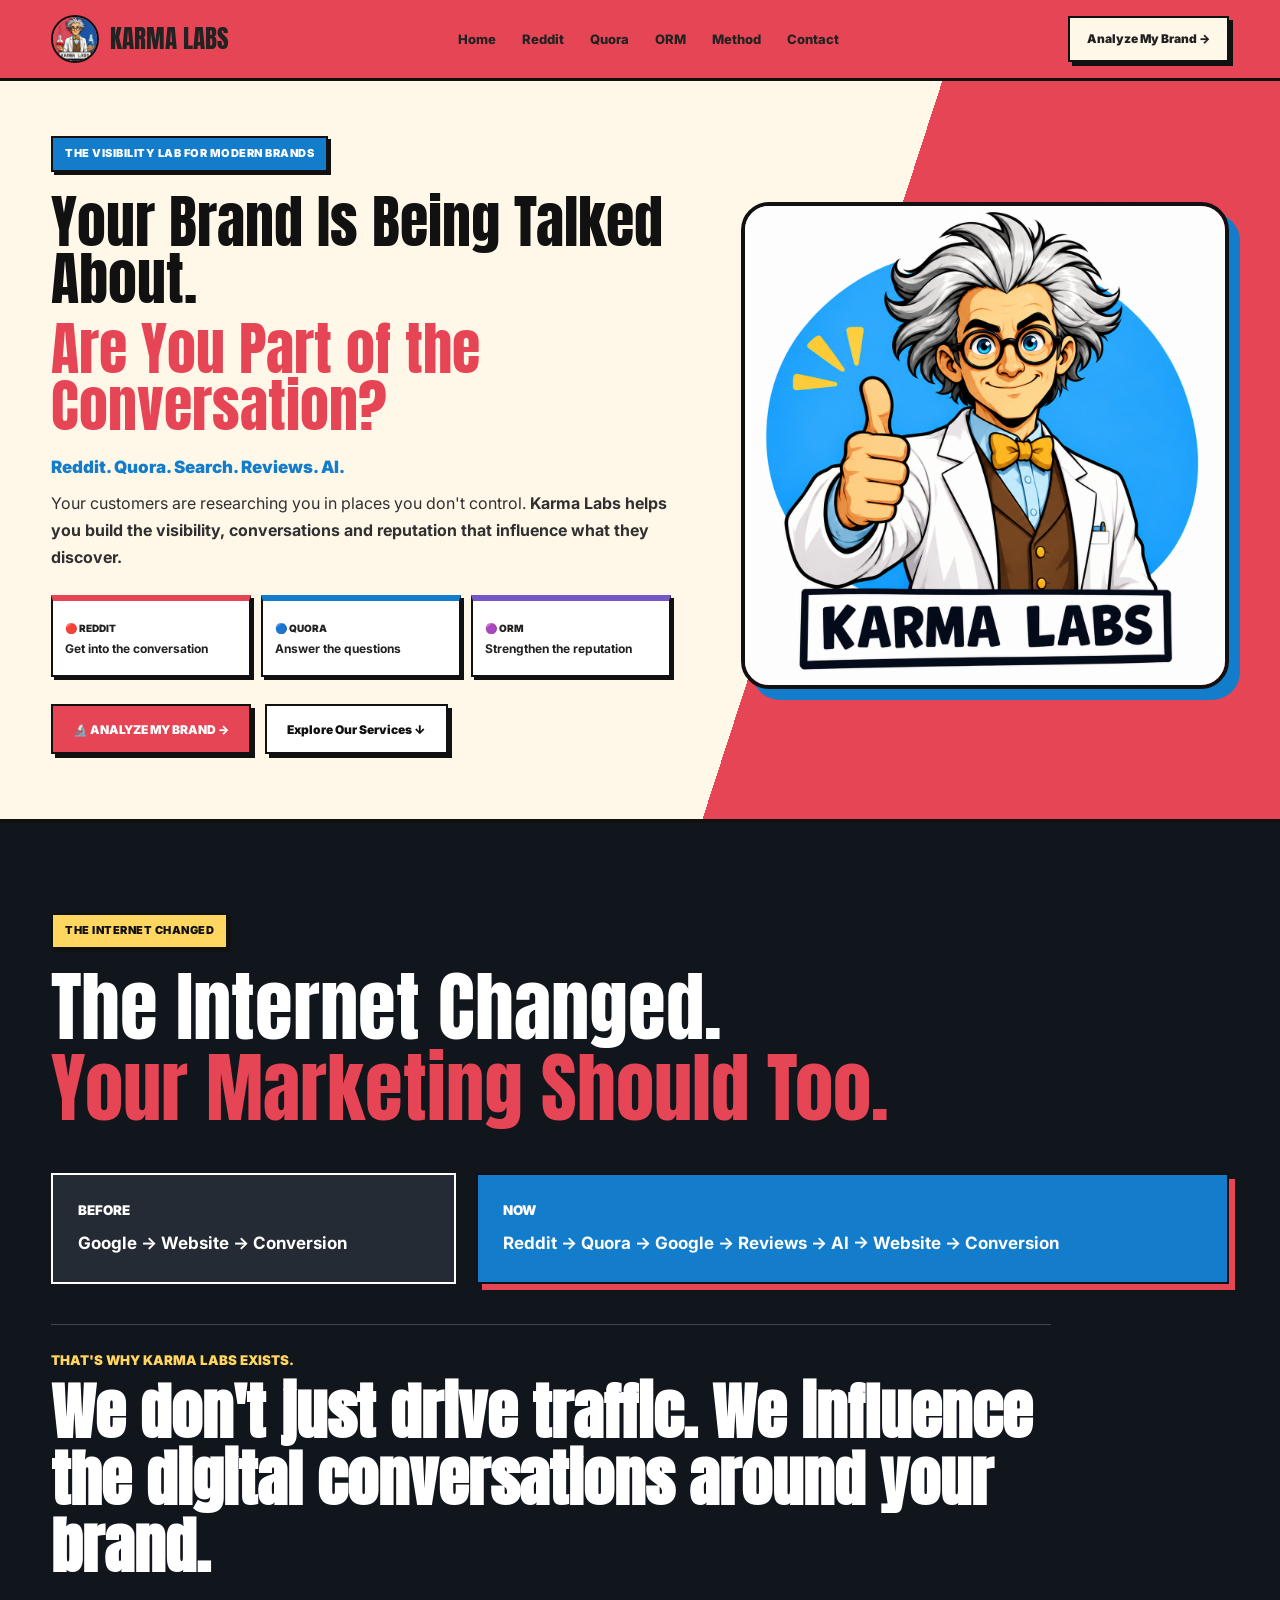
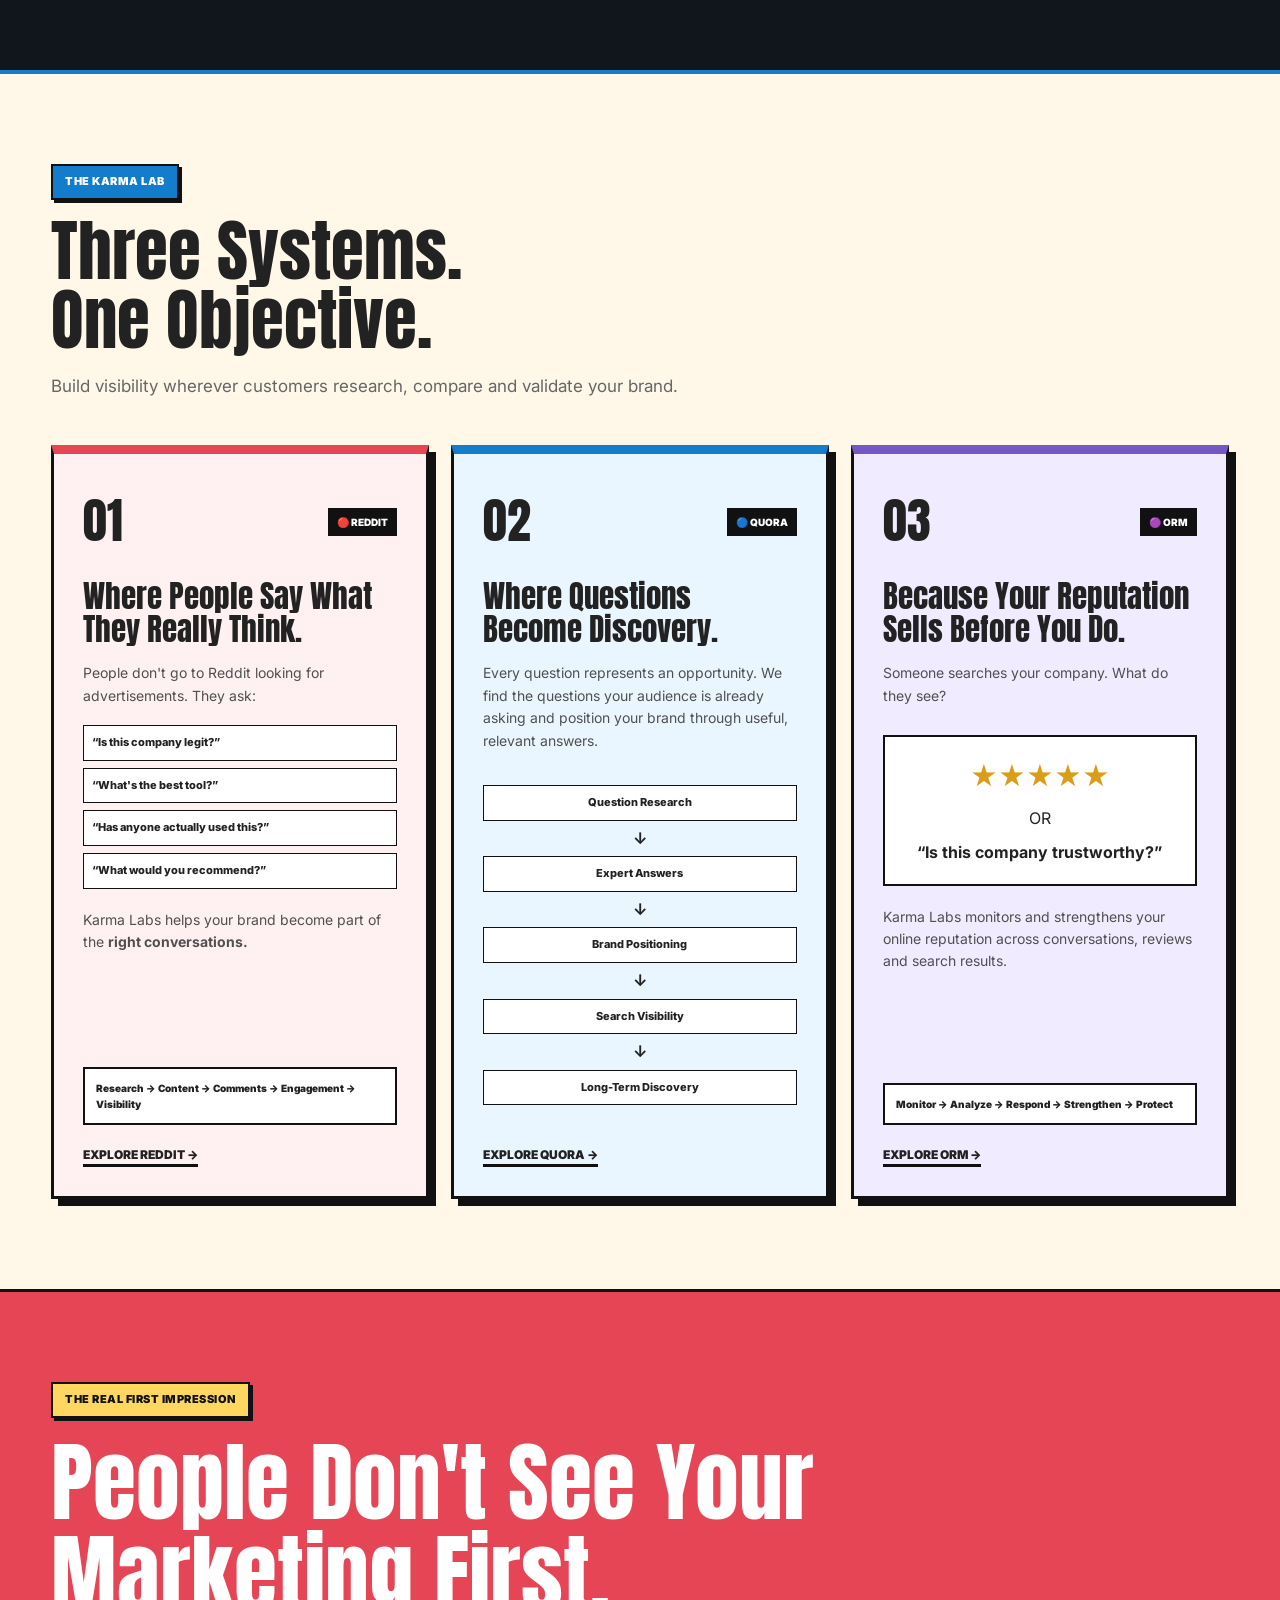
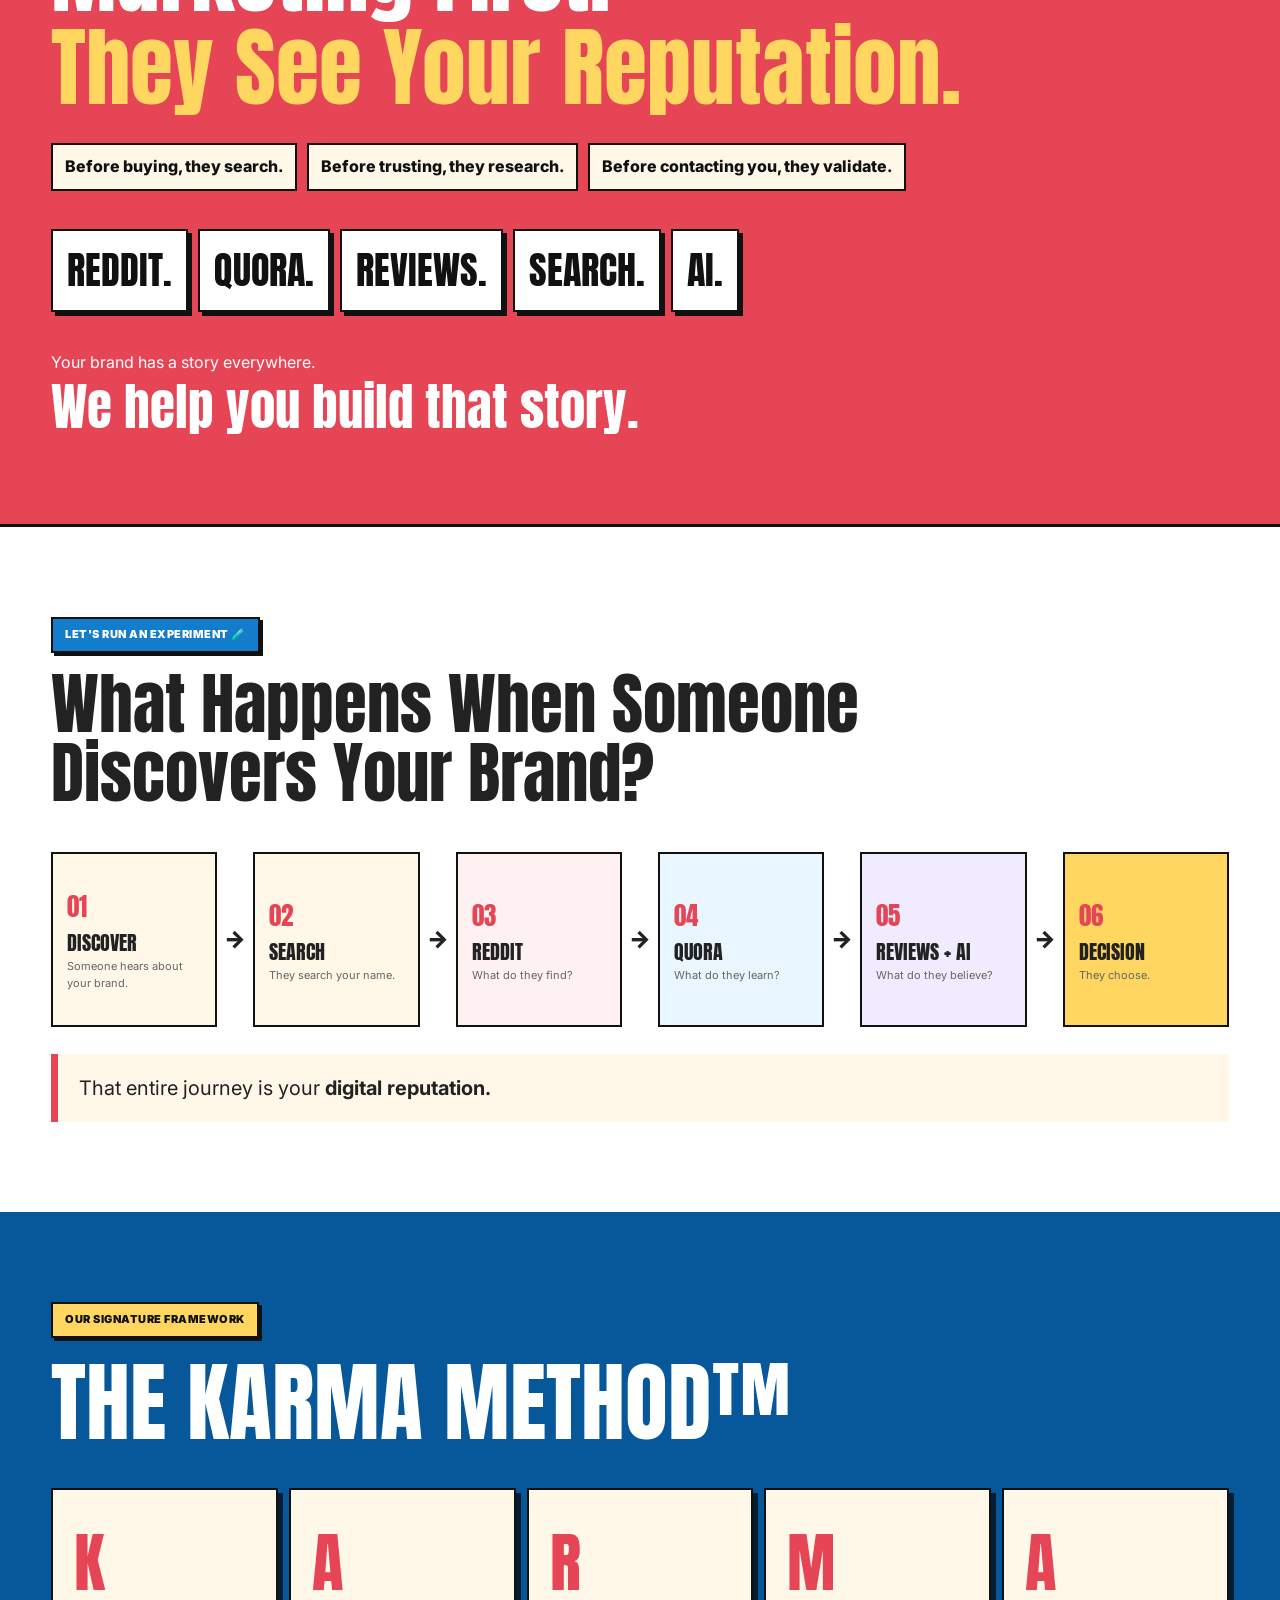
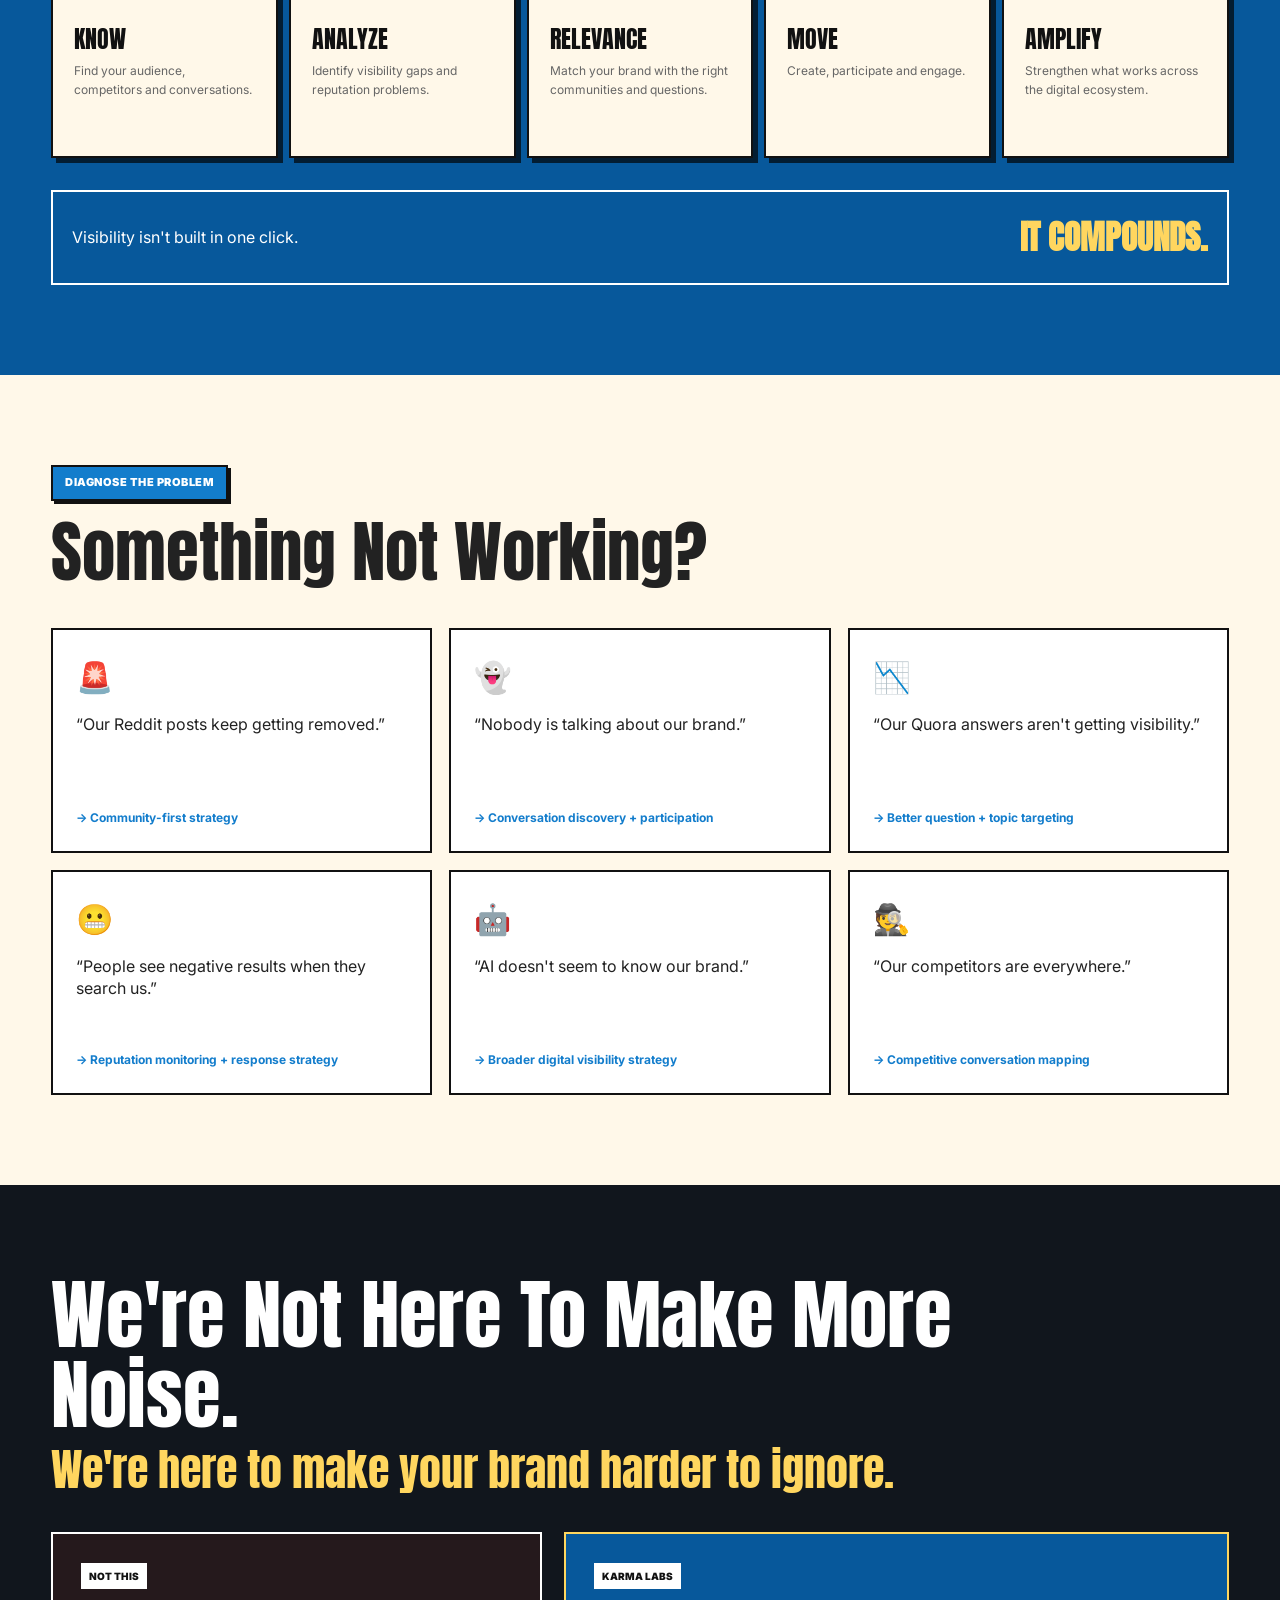
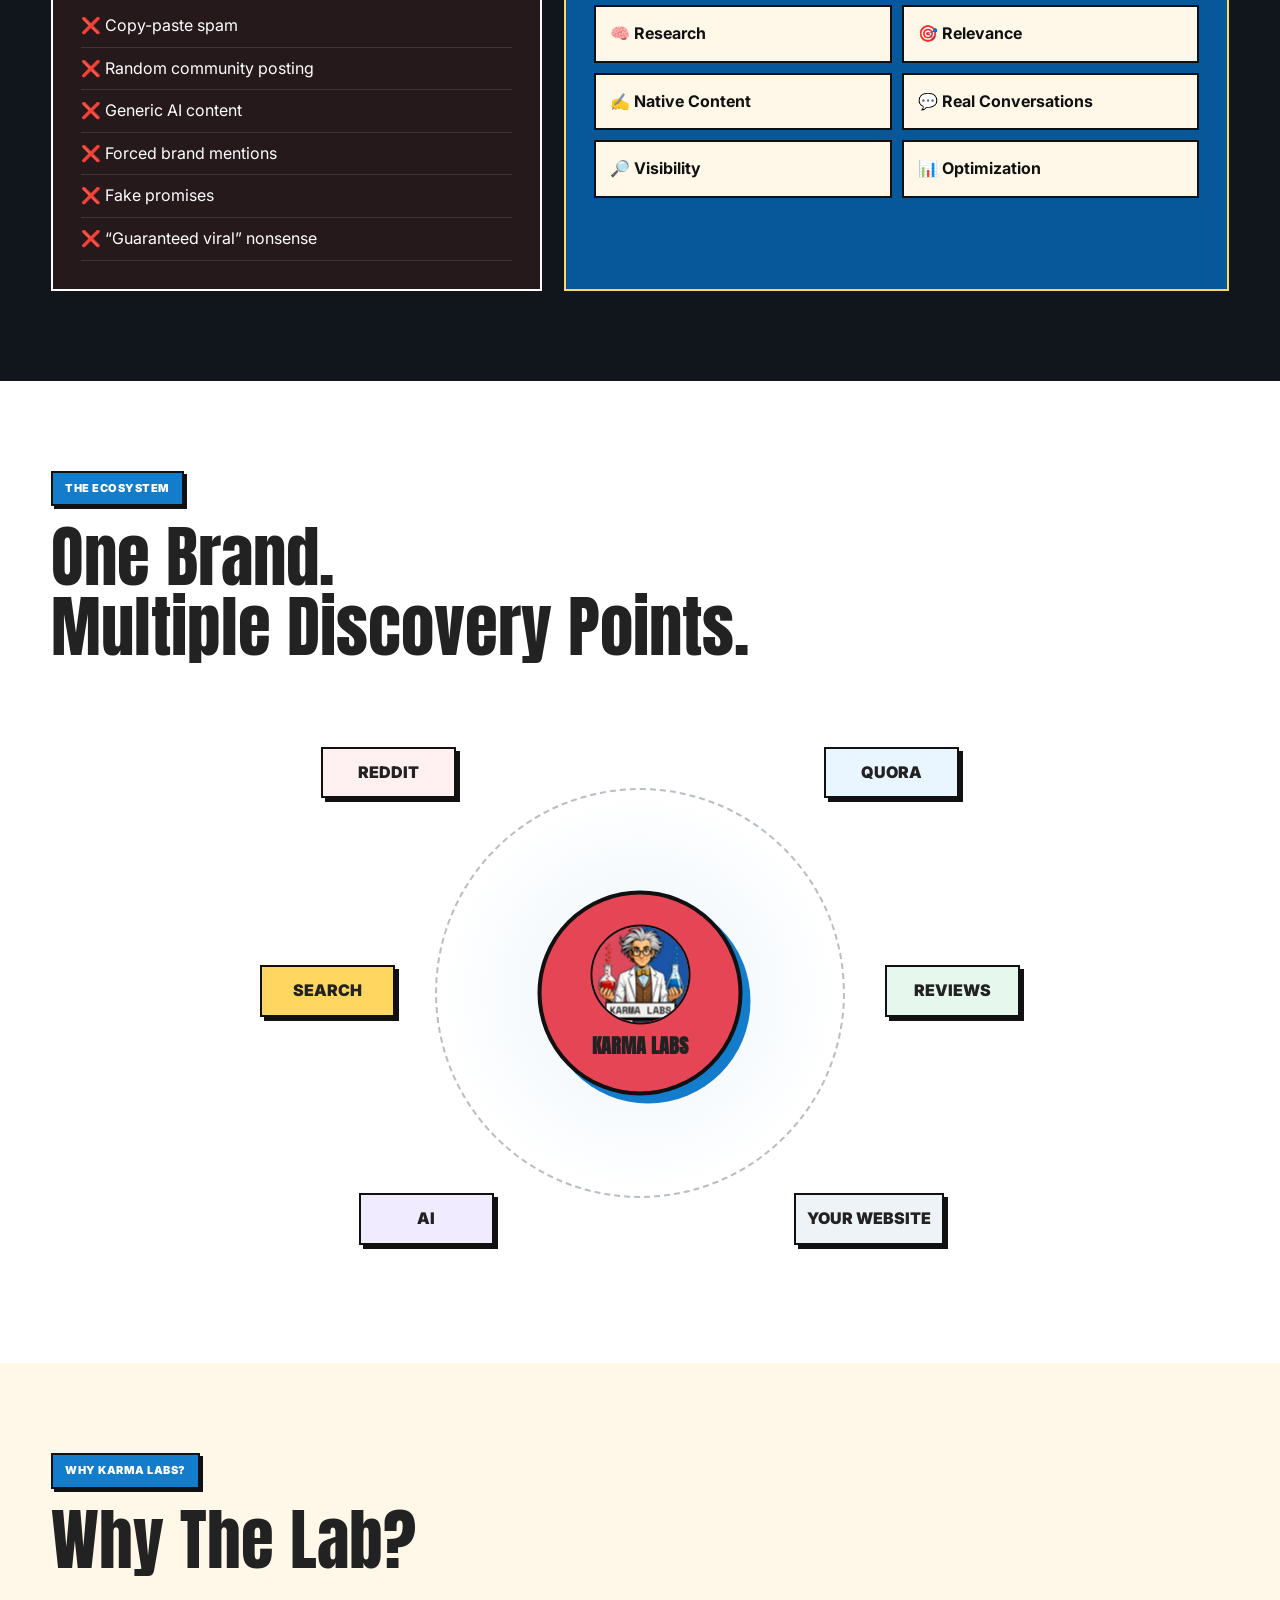
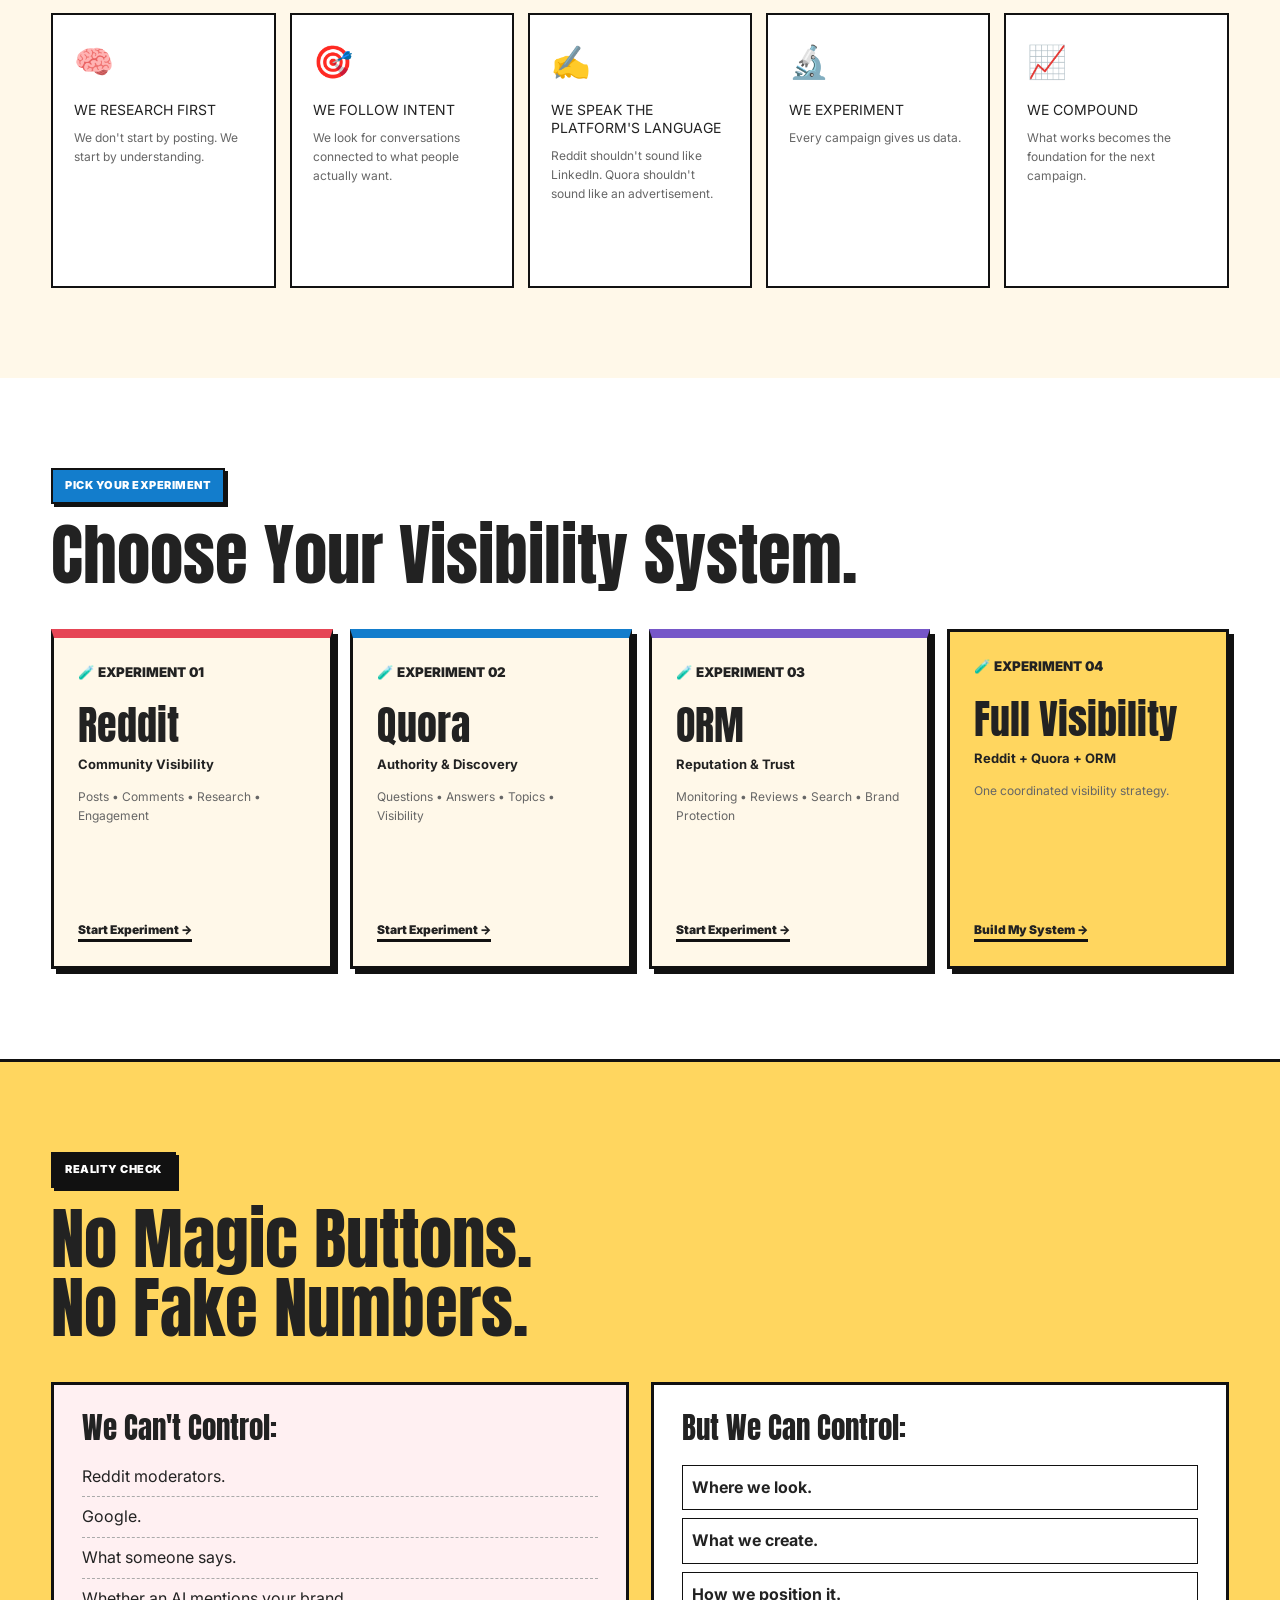
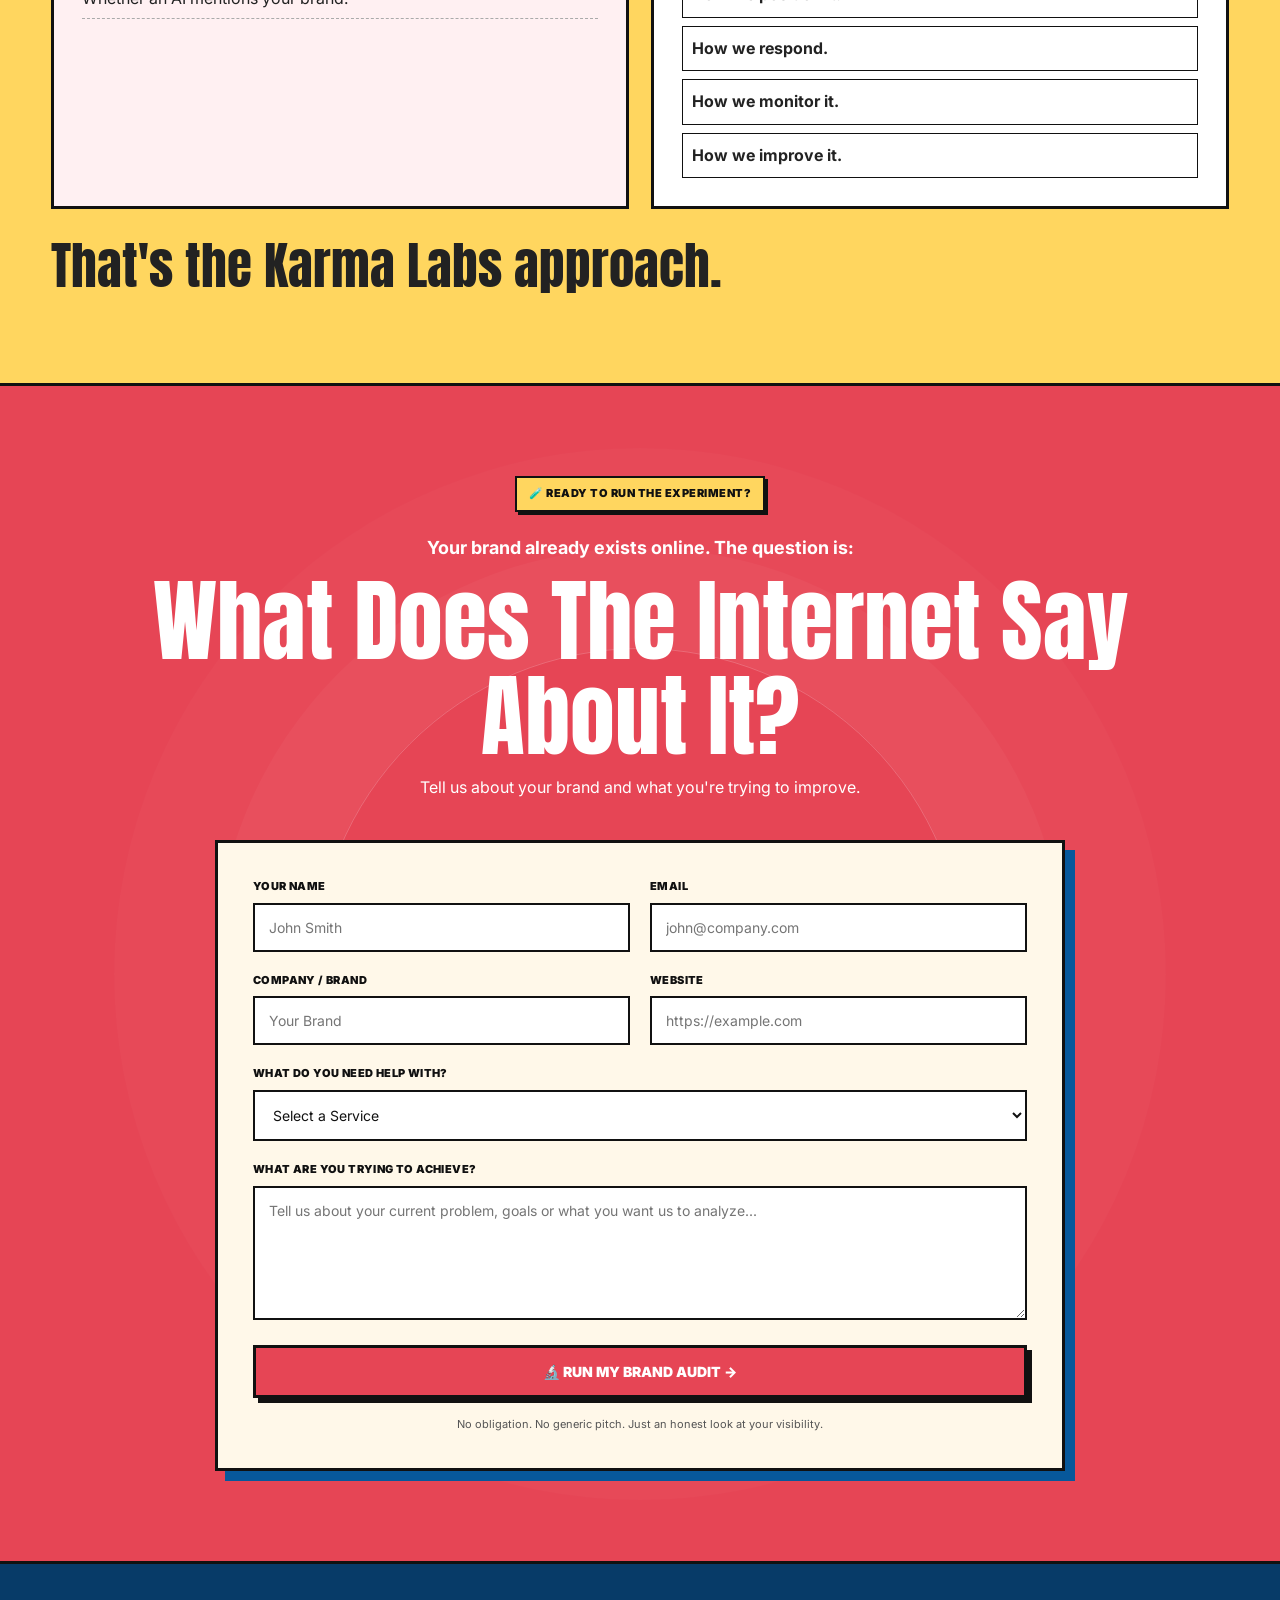
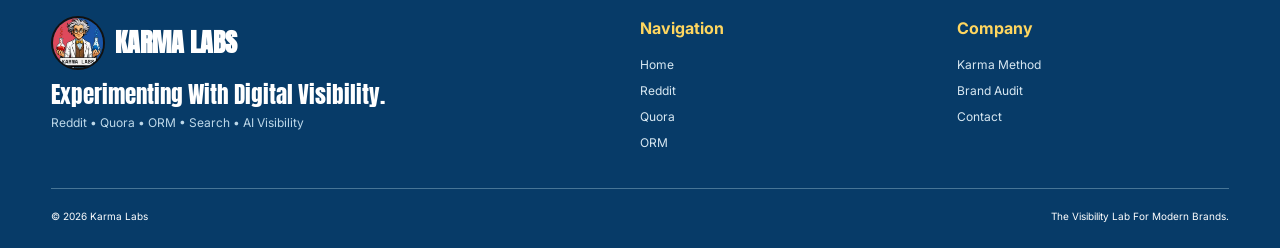
<file: index.html>
<!DOCTYPE html>
<html lang="en">

<head>

    <meta charset="UTF-8">

    <meta name="viewport"
          content="width=device-width, initial-scale=1.0">

    <title>Karma Labs | The Visibility Lab For Modern Brands</title>

    <meta
        name="description"
        content="Karma Labs helps brands build visibility, conversations and reputation across Reddit, Quora, search, reviews and AI."
    >

    <link rel="stylesheet" href="home.css">

</head>


<body>


<!-- =====================================================
     NAVBAR
===================================================== -->

<nav class="navbar">

    <div class="container nav-inner">

        <a href="index.html" class="brand">

            <img
                src="karma-labs-logo.webp"
                alt="Karma Labs"
            >

            <span>KARMA LABS</span>

        </a>


        <div class="nav-links">

            <a href="index.html">Home</a>

            <a href="reddit-marketing.html">Reddit</a>

            <a href="quora-marketing.html">Quora</a>

            <a href="orm.html">ORM</a>

            <a href="#karma-method">Method</a>

            <a href="#contact">Contact</a>

        </div>


        <a href="#contact" class="nav-button">

            Analyze My Brand →

        </a>

    </div>

</nav>



<!-- =====================================================
     HERO
===================================================== -->

<header class="hero">

    <div class="container hero-grid">


        <div class="hero-content">

            <div class="label blue-label">

                THE VISIBILITY LAB FOR MODERN BRANDS

            </div>


            <h1>

                Your Brand Is Being Talked About.

                <span>
                    Are You Part of the Conversation?
                </span>

            </h1>


            <div class="hero-platforms">

                Reddit. Quora. Search. Reviews. AI.

            </div>


            <p class="hero-text">

                Your customers are researching you in places
                you don't control.

                <strong>
                    Karma Labs helps you build the visibility,
                    conversations and reputation that influence
                    what they discover.
                </strong>

            </p>


            <div class="hero-services">


                <a
                    href="reddit-marketing.html"
                    class="hero-service reddit-service"
                >

                    <span>🔴 REDDIT</span>

                    <strong>
                        Get into the conversation
                    </strong>

                </a>


                <a
                    href="quora-marketing.html"
                    class="hero-service quora-service"
                >

                    <span>🔵 QUORA</span>

                    <strong>
                        Answer the questions
                    </strong>

                </a>


                <a
                    href="orm.html"
                    class="hero-service orm-service"
                >

                    <span>🟣 ORM</span>

                    <strong>
                        Strengthen the reputation
                    </strong>

                </a>


            </div>


            <div class="hero-buttons">

                <a
                    href="#contact"
                    class="button primary-button"
                >

                    🔬 ANALYZE MY BRAND →

                </a>


                <a
                    href="#karma-lab"
                    class="button secondary-button"
                >

                    Explore Our Services ↓

                </a>

            </div>

        </div>



        <!-- RIGHT SIDE - ONLY IMAGE -->

        <div class="hero-image">

            <img
                src="karma-labs-scientist.png"
                alt="Karma Labs Scientist"
            >

        </div>


    </div>

</header>



<!-- =====================================================
     INTERNET CHANGED
===================================================== -->

<section class="internet-section">

    <div class="container">

        <div class="label yellow-label">

            THE INTERNET CHANGED

        </div>


        <h2 class="internet-title">

            The Internet Changed.

            <span>
                Your Marketing Should Too.
            </span>

        </h2>


        <div class="internet-comparison">


            <div class="before-box">

                <small>BEFORE</small>

                <strong>
                    Google → Website → Conversion
                </strong>

            </div>


            <div class="now-box">

                <small>NOW</small>

                <strong>
                    Reddit → Quora → Google → Reviews → AI → Website → Conversion
                </strong>

            </div>


        </div>


        <div class="internet-statement">

            <small>
                THAT'S WHY KARMA LABS EXISTS.
            </small>

            <strong>
                We don't just drive traffic.
                We influence the digital conversations around your brand.
            </strong>

        </div>

    </div>

</section>



<!-- =====================================================
     KARMA LAB
===================================================== -->

<section class="karma-lab-section" id="karma-lab">

    <div class="container">

        <div class="label blue-label">
            THE KARMA LAB
        </div>


        <h2 class="section-title">

            Three Systems.

            <br>

            One Objective.

        </h2>


        <p class="section-description">

            Build visibility wherever customers research,
            compare and validate your brand.

        </p>


        <div class="engine-grid">


            <!-- REDDIT -->

            <article class="engine-card engine-reddit">

                <div class="engine-header">

                    <span class="engine-number">
                        01
                    </span>

                    <span class="engine-badge">
                        🔴 REDDIT
                    </span>

                </div>


                <h3>
                    Where People Say What They Really Think.
                </h3>


                <p>
                    People don't go to Reddit looking for advertisements.
                    They ask:
                </p>


                <div class="question-list">

                    <span>
                        “Is this company legit?”
                    </span>

                    <span>
                        “What's the best tool?”
                    </span>

                    <span>
                        “Has anyone actually used this?”
                    </span>

                    <span>
                        “What would you recommend?”
                    </span>

                </div>


                <p>

                    Karma Labs helps your brand become part of the

                    <strong>
                        right conversations.
                    </strong>

                </p>


                <div class="engine-flow">

                    Research → Content → Comments → Engagement → Visibility

                </div>


                <a
                    href="reddit-marketing.html"
                    class="engine-link"
                >
                    EXPLORE REDDIT →
                </a>

            </article>



            <!-- QUORA -->

            <article class="engine-card engine-quora">

                <div class="engine-header">

                    <span class="engine-number">
                        02
                    </span>

                    <span class="engine-badge">
                        🔵 QUORA
                    </span>

                </div>


                <h3>
                    Where Questions Become Discovery.
                </h3>


                <p>

                    Every question represents an opportunity.

                    We find the questions your audience is already
                    asking and position your brand through useful,
                    relevant answers.

                </p>


                <div class="vertical-flow">

                    <span>Question Research</span>

                    <b>↓</b>

                    <span>Expert Answers</span>

                    <b>↓</b>

                    <span>Brand Positioning</span>

                    <b>↓</b>

                    <span>Search Visibility</span>

                    <b>↓</b>

                    <span>Long-Term Discovery</span>

                </div>


                <a
                    href="quora-marketing.html"
                    class="engine-link"
                >
                    EXPLORE QUORA →
                </a>

            </article>



            <!-- ORM -->

            <article class="engine-card engine-orm">

                <div class="engine-header">

                    <span class="engine-number">
                        03
                    </span>

                    <span class="engine-badge">
                        🟣 ORM
                    </span>

                </div>


                <h3>
                    Because Your Reputation Sells Before You Do.
                </h3>


                <p>
                    Someone searches your company.
                    What do they see?
                </p>


                <div class="rating-box">

                    <strong>
                        ★★★★★
                    </strong>

                    <span>
                        OR
                    </span>

                    <b>
                        “Is this company trustworthy?”
                    </b>

                </div>


                <p>

                    Karma Labs monitors and strengthens your online
                    reputation across conversations, reviews and search results.

                </p>


                <div class="engine-flow">

                    Monitor → Analyze → Respond → Strengthen → Protect

                </div>


                <a
                    href="orm.html"
                    class="engine-link"
                >
                    EXPLORE ORM →
                </a>

            </article>


        </div>

    </div>

</section>



<!-- =====================================================
     REPUTATION
===================================================== -->

<section class="reputation-section">

    <div class="container">

        <div class="label yellow-label">

            THE REAL FIRST IMPRESSION

        </div>


        <h2>

            People Don't See Your Marketing First.

            <span>
                They See Your Reputation.
            </span>

        </h2>


        <div class="reputation-points">

            <div>
                Before buying, they search.
            </div>

            <div>
                Before trusting, they research.
            </div>

            <div>
                Before contacting you, they validate.
            </div>

        </div>


        <div class="platform-cloud">

            <span>REDDIT.</span>

            <span>QUORA.</span>

            <span>REVIEWS.</span>

            <span>SEARCH.</span>

            <span>AI.</span>

        </div>


        <p>
            Your brand has a story everywhere.
        </p>


        <h3>
            We help you build that story.
        </h3>

    </div>

</section>



<!-- =====================================================
     CUSTOMER JOURNEY
===================================================== -->

<section class="journey-section">

    <div class="container">

        <div class="label blue-label">

            LET'S RUN AN EXPERIMENT 🧪

        </div>


        <h2 class="section-title">

            What Happens When Someone Discovers Your Brand?

        </h2>


        <div class="journey-grid">


            <article>

                <span>01</span>

                <h3>DISCOVER</h3>

                <p>
                    Someone hears about your brand.
                </p>

            </article>


            <div class="journey-arrow">
                →
            </div>


            <article>

                <span>02</span>

                <h3>SEARCH</h3>

                <p>
                    They search your name.
                </p>

            </article>


            <div class="journey-arrow">
                →
            </div>


            <article class="journey-reddit">

                <span>03</span>

                <h3>REDDIT</h3>

                <p>
                    What do they find?
                </p>

            </article>


            <div class="journey-arrow">
                →
            </div>


            <article class="journey-quora">

                <span>04</span>

                <h3>QUORA</h3>

                <p>
                    What do they learn?
                </p>

            </article>


            <div class="journey-arrow">
                →
            </div>


            <article class="journey-ai">

                <span>05</span>

                <h3>REVIEWS + AI</h3>

                <p>
                    What do they believe?
                </p>

            </article>


            <div class="journey-arrow">
                →
            </div>


            <article class="journey-decision">

                <span>06</span>

                <h3>DECISION</h3>

                <p>
                    They choose.
                </p>

            </article>


        </div>


        <div class="journey-result">

            That entire journey is your

            <strong>
                digital reputation.
            </strong>

        </div>

    </div>

</section>



<!-- =====================================================
     KARMA METHOD
===================================================== -->

<section class="method-section" id="karma-method">

    <div class="container">

        <div class="label yellow-label">

            OUR SIGNATURE FRAMEWORK

        </div>


        <h2 class="method-title">

            THE KARMA METHOD™

        </h2>


        <div class="method-grid">


            <article>

                <span>K</span>

                <h3>KNOW</h3>

                <p>
                    Find your audience, competitors and conversations.
                </p>

            </article>


            <article>

                <span>A</span>

                <h3>ANALYZE</h3>

                <p>
                    Identify visibility gaps and reputation problems.
                </p>

            </article>


            <article>

                <span>R</span>

                <h3>RELEVANCE</h3>

                <p>
                    Match your brand with the right communities and questions.
                </p>

            </article>


            <article>

                <span>M</span>

                <h3>MOVE</h3>

                <p>
                    Create, participate and engage.
                </p>

            </article>


            <article>

                <span>A</span>

                <h3>AMPLIFY</h3>

                <p>
                    Strengthen what works across the digital ecosystem.
                </p>

            </article>


        </div>


        <div class="compound-box">

            <span>
                Visibility isn't built in one click.
            </span>

            <strong>
                IT COMPOUNDS.
            </strong>

        </div>

    </div>

</section>



<!-- =====================================================
     PROBLEMS
===================================================== -->

<section class="problems-section">

    <div class="container">

        <div class="label blue-label">

            DIAGNOSE THE PROBLEM

        </div>


        <h2 class="section-title">

            Something Not Working?

        </h2>


        <div class="problem-grid">


            <article>

                <span>🚨</span>

                <h3>
                    “Our Reddit posts keep getting removed.”
                </h3>

                <strong>
                    → Community-first strategy
                </strong>

            </article>


            <article>

                <span>👻</span>

                <h3>
                    “Nobody is talking about our brand.”
                </h3>

                <strong>
                    → Conversation discovery + participation
                </strong>

            </article>


            <article>

                <span>📉</span>

                <h3>
                    “Our Quora answers aren't getting visibility.”
                </h3>

                <strong>
                    → Better question + topic targeting
                </strong>

            </article>


            <article>

                <span>😬</span>

                <h3>
                    “People see negative results when they search us.”
                </h3>

                <strong>
                    → Reputation monitoring + response strategy
                </strong>

            </article>


            <article>

                <span>🤖</span>

                <h3>
                    “AI doesn't seem to know our brand.”
                </h3>

                <strong>
                    → Broader digital visibility strategy
                </strong>

            </article>


            <article>

                <span>🕵️</span>

                <h3>
                    “Our competitors are everywhere.”
                </h3>

                <strong>
                    → Competitive conversation mapping
                </strong>

            </article>


        </div>

    </div>

</section>



<!-- =====================================================
     NOT ANOTHER AGENCY
===================================================== -->

<section class="noise-section">

    <div class="container">


        <h2>
            We're Not Here To Make More Noise.
        </h2>


        <h3>
            We're here to make your brand harder to ignore.
        </h3>


        <div class="noise-grid">


            <div class="noise-no">

                <div class="noise-label">
                    NOT THIS
                </div>

                <p>❌ Copy-paste spam</p>

                <p>❌ Random community posting</p>

                <p>❌ Generic AI content</p>

                <p>❌ Forced brand mentions</p>

                <p>❌ Fake promises</p>

                <p>❌ “Guaranteed viral” nonsense</p>

            </div>


            <div class="noise-yes">

                <div class="noise-label">
                    KARMA LABS
                </div>


                <div class="value-grid">

                    <strong>🧠 Research</strong>

                    <strong>🎯 Relevance</strong>

                    <strong>✍️ Native Content</strong>

                    <strong>💬 Real Conversations</strong>

                    <strong>🔎 Visibility</strong>

                    <strong>📊 Optimization</strong>

                </div>

            </div>


        </div>

    </div>

</section>



<!-- =====================================================
     ECOSYSTEM
===================================================== -->

<section class="ecosystem-section">

    <div class="container">

        <div class="label blue-label">

            THE ECOSYSTEM

        </div>


        <h2 class="section-title">

            One Brand.

            <br>

            Multiple Discovery Points.

        </h2>


        <div class="ecosystem">

            <div class="ecosystem-ring"></div>


            <div class="ecosystem-center">

                <img
                    src="karma-labs-logo.webp"
                    alt="Karma Labs"
                >

                <strong>
                    KARMA LABS
                </strong>

            </div>


            <div class="ecosystem-node eco-reddit">
                REDDIT
            </div>

            <div class="ecosystem-node eco-quora">
                QUORA
            </div>

            <div class="ecosystem-node eco-search">
                SEARCH
            </div>

            <div class="ecosystem-node eco-reviews">
                REVIEWS
            </div>

            <div class="ecosystem-node eco-ai">
                AI
            </div>

            <div class="ecosystem-node eco-website">
                YOUR WEBSITE
            </div>

        </div>

    </div>

</section>



<!-- =====================================================
     WHY KARMA LABS
===================================================== -->

<section class="why-section">

    <div class="container">


        <div class="label blue-label">

            WHY KARMA LABS?

        </div>


        <h2 class="section-title">

            Why The Lab?

        </h2>


        <div class="why-grid">


            <article>

                <span>🧠</span>

                <h3>
                    WE RESEARCH FIRST
                </h3>

                <p>
                    We don't start by posting.
                    We start by understanding.
                </p>

            </article>


            <article>

                <span>🎯</span>

                <h3>
                    WE FOLLOW INTENT
                </h3>

                <p>
                    We look for conversations connected
                    to what people actually want.
                </p>

            </article>


            <article>

                <span>✍️</span>

                <h3>
                    WE SPEAK THE PLATFORM'S LANGUAGE
                </h3>

                <p>
                    Reddit shouldn't sound like LinkedIn.
                    Quora shouldn't sound like an advertisement.
                </p>

            </article>


            <article>

                <span>🔬</span>

                <h3>
                    WE EXPERIMENT
                </h3>

                <p>
                    Every campaign gives us data.
                </p>

            </article>


            <article>

                <span>📈</span>

                <h3>
                    WE COMPOUND
                </h3>

                <p>
                    What works becomes the foundation
                    for the next campaign.
                </p>

            </article>


        </div>

    </div>

</section>



<!-- =====================================================
     SERVICES
===================================================== -->

<section class="services-section">

    <div class="container">


        <div class="label blue-label">

            PICK YOUR EXPERIMENT

        </div>


        <h2 class="section-title">

            Choose Your Visibility System.

        </h2>


        <div class="service-grid">


            <article class="service-card service-reddit">

                <small>
                    🧪 EXPERIMENT 01
                </small>

                <h3>
                    Reddit
                </h3>

                <strong>
                    Community Visibility
                </strong>

                <p>
                    Posts • Comments • Research • Engagement
                </p>

                <a href="reddit-marketing.html">
                    Start Experiment →
                </a>

            </article>


            <article class="service-card service-quora">

                <small>
                    🧪 EXPERIMENT 02
                </small>

                <h3>
                    Quora
                </h3>

                <strong>
                    Authority & Discovery
                </strong>

                <p>
                    Questions • Answers • Topics • Visibility
                </p>

                <a href="quora-marketing.html">
                    Start Experiment →
                </a>

            </article>


            <article class="service-card service-orm">

                <small>
                    🧪 EXPERIMENT 03
                </small>

                <h3>
                    ORM
                </h3>

                <strong>
                    Reputation & Trust
                </strong>

                <p>
                    Monitoring • Reviews • Search • Brand Protection
                </p>

                <a href="orm.html">
                    Start Experiment →
                </a>

            </article>


            <article class="service-card full-visibility">

                <small>
                    🧪 EXPERIMENT 04
                </small>

                <h3>
                    Full Visibility
                </h3>

                <strong>
                    Reddit + Quora + ORM
                </strong>

                <p>
                    One coordinated visibility strategy.
                </p>

                <a href="#contact">
                    Build My System →
                </a>

            </article>


        </div>

    </div>

</section>



<!-- =====================================================
     REALITY CHECK
===================================================== -->

<section class="reality-section">

    <div class="container">


        <div class="label black-label">

            REALITY CHECK

        </div>


        <h2 class="section-title">

            No Magic Buttons.

            <br>

            No Fake Numbers.

        </h2>


        <div class="reality-grid">


            <div class="cannot-control">

                <h3>
                    We Can't Control:
                </h3>

                <p>
                    Reddit moderators.
                </p>

                <p>
                    Google.
                </p>

                <p>
                    What someone says.
                </p>

                <p>
                    Whether an AI mentions your brand.
                </p>

            </div>


            <div class="can-control">

                <h3>
                    But We Can Control:
                </h3>

                <strong>
                    Where we look.
                </strong>

                <strong>
                    What we create.
                </strong>

                <strong>
                    How we position it.
                </strong>

                <strong>
                    How we respond.
                </strong>

                <strong>
                    How we monitor it.
                </strong>

                <strong>
                    How we improve it.
                </strong>

            </div>


        </div>


        <h3 class="reality-ending">

            That's the Karma Labs approach.

        </h3>

    </div>

</section>



<!-- =====================================================
     BRAND AUDIT FORM
===================================================== -->

<section class="audit-section" id="contact">

    <div class="container">


        <div class="label yellow-label">

            🧪 READY TO RUN THE EXPERIMENT?

        </div>


        <p class="audit-intro">

            Your brand already exists online.

            The question is:

        </p>


        <h2>

            What Does The Internet Say About It?

        </h2>


        <p class="audit-description">

            Tell us about your brand and what you're trying to improve.

        </p>



       <form
               class="audit-form"
                id="audit-form"
         >


            <div class="form-grid">


                <div class="form-field">

                    <label for="name">
                        Your Name
                    </label>

                    <input
                        type="text"
                        id="name"
                        name="name"
                        placeholder="John Smith"
                        required
                    >

                </div>



                <div class="form-field">

                    <label for="email">
                        Email
                    </label>

                    <input
                        type="email"
                        id="email"
                        name="email"
                        placeholder="john@company.com"
                        required
                    >

                </div>



                <div class="form-field">

                    <label for="company">
                        Company / Brand
                    </label>

                    <input
                        type="text"
                        id="company"
                        name="company"
                        placeholder="Your Brand"
                    >

                </div>



                <div class="form-field">

                    <label for="website">
                        Website
                    </label>

                    <input
                        type="url"
                        id="website"
                        name="website"
                        placeholder="https://example.com"
                    >

                </div>



                <div class="form-field full-field">

                    <label for="service">
                        What Do You Need Help With?
                    </label>

                    <select
                        id="service"
                        name="service"
                        required
                    >

                        <option value="">
                            Select a Service
                        </option>

                        <option value="Reddit Marketing">
                            Reddit Marketing
                        </option>

                        <option value="Quora Marketing">
                            Quora Marketing
                        </option>

                        <option value="Online Reputation Management">
                            Online Reputation Management
                        </option>

                        <option value="Full Visibility">
                            Reddit + Quora + ORM
                        </option>

                        <option value="Not Sure">
                            Not Sure Yet
                        </option>

                    </select>

                </div>



                <div class="form-field full-field">

                    <label for="message">
                        What Are You Trying To Achieve?
                    </label>

                    <textarea
                        id="message"
                        name="message"
                        rows="6"
                        placeholder="Tell us about your current problem, goals or what you want us to analyze..."
                        required
                    ></textarea>

                </div>


            </div>


            <input
                type="hidden"
                name="_subject"
                value="New Karma Labs Brand Audit Lead"
            >


            <button
                type="submit"
                class="form-submit"
            >

                🔬 RUN MY BRAND AUDIT →

            </button>
             <div
              id="form-status"
                class="form-status"
                 ></div>


            <p class="form-note">

                No obligation. No generic pitch.
                Just an honest look at your visibility.

            </p>


        </form>


    </div>

</section>



<!-- =====================================================
     FOOTER
===================================================== -->

<footer>

    <div class="container footer-grid">


        <div class="footer-brand">


            <div class="footer-logo">

                <img
                    src="karma-labs-logo.webp"
                    alt="Karma Labs"
                >

                <strong>
                    KARMA LABS
                </strong>

            </div>


            <h3>
                Experimenting With Digital Visibility.
            </h3>


            <p>
                Reddit • Quora • ORM • Search • AI Visibility
            </p>


        </div>


        <div class="footer-column">

            <strong>
                Navigation
            </strong>

            <a href="index.html">
                Home
            </a>

            <a href="reddit-marketing.html">
                Reddit
            </a>

            <a href="quora-marketing.html">
                Quora
            </a>

            <a href="orm.html">
                ORM
            </a>

        </div>


        <div class="footer-column">

            <strong>
                Company
            </strong>

            <a href="#karma-method">
                Karma Method
            </a>

            <a href="#contact">
                Brand Audit
            </a>

            <a href="mailto:ayeshaverma9900@gmail.com">
                Contact
            </a>

        </div>


    </div>


    <div class="container footer-bottom">

        <span>
            © 2026 Karma Labs
        </span>

        <span>
            The Visibility Lab For Modern Brands.
        </span>

    </div>

</footer>
<script>

const auditForm = document.getElementById("audit-form");

const formStatus = document.getElementById("form-status");

const submitButton = auditForm.querySelector(".form-submit");


auditForm.addEventListener("submit", async function(event) {

    event.preventDefault();


    submitButton.disabled = true;

    submitButton.innerText = "SUBMITTING...";

    formStatus.innerText = "";

    formStatus.className = "form-status";


    const formData = new FormData(auditForm);


    const data = {

        name: formData.get("name"),

        email: formData.get("email"),

        company: formData.get("company"),

        website: formData.get("website"),

        service: formData.get("service"),

        message: formData.get("message")

    };


    try {

        const response = await fetch("/api/submit-lead", {

            method: "POST",

            headers: {
                "Content-Type": "application/json"
            },

            body: JSON.stringify(data)

        });


        const result = await response.json();


        if (!response.ok) {

            throw new Error(
                result.message || "Something went wrong."
            );

        }


        formStatus.innerHTML = `
            <strong>✓ REQUEST RECEIVED</strong>
            <br>
            Your brand audit request has been successfully submitted.
        `;


        formStatus.classList.add("success");


        auditForm.reset();


    } catch (error) {

        formStatus.innerHTML = `
            <strong>✕ SOMETHING WENT WRONG</strong>
            <br>
            ${error.message}
        `;


        formStatus.classList.add("error");

    }


    submitButton.disabled = false;

    submitButton.innerText = "🔬 RUN MY BRAND AUDIT →";

});

</script>

</body>

</html>
</file>
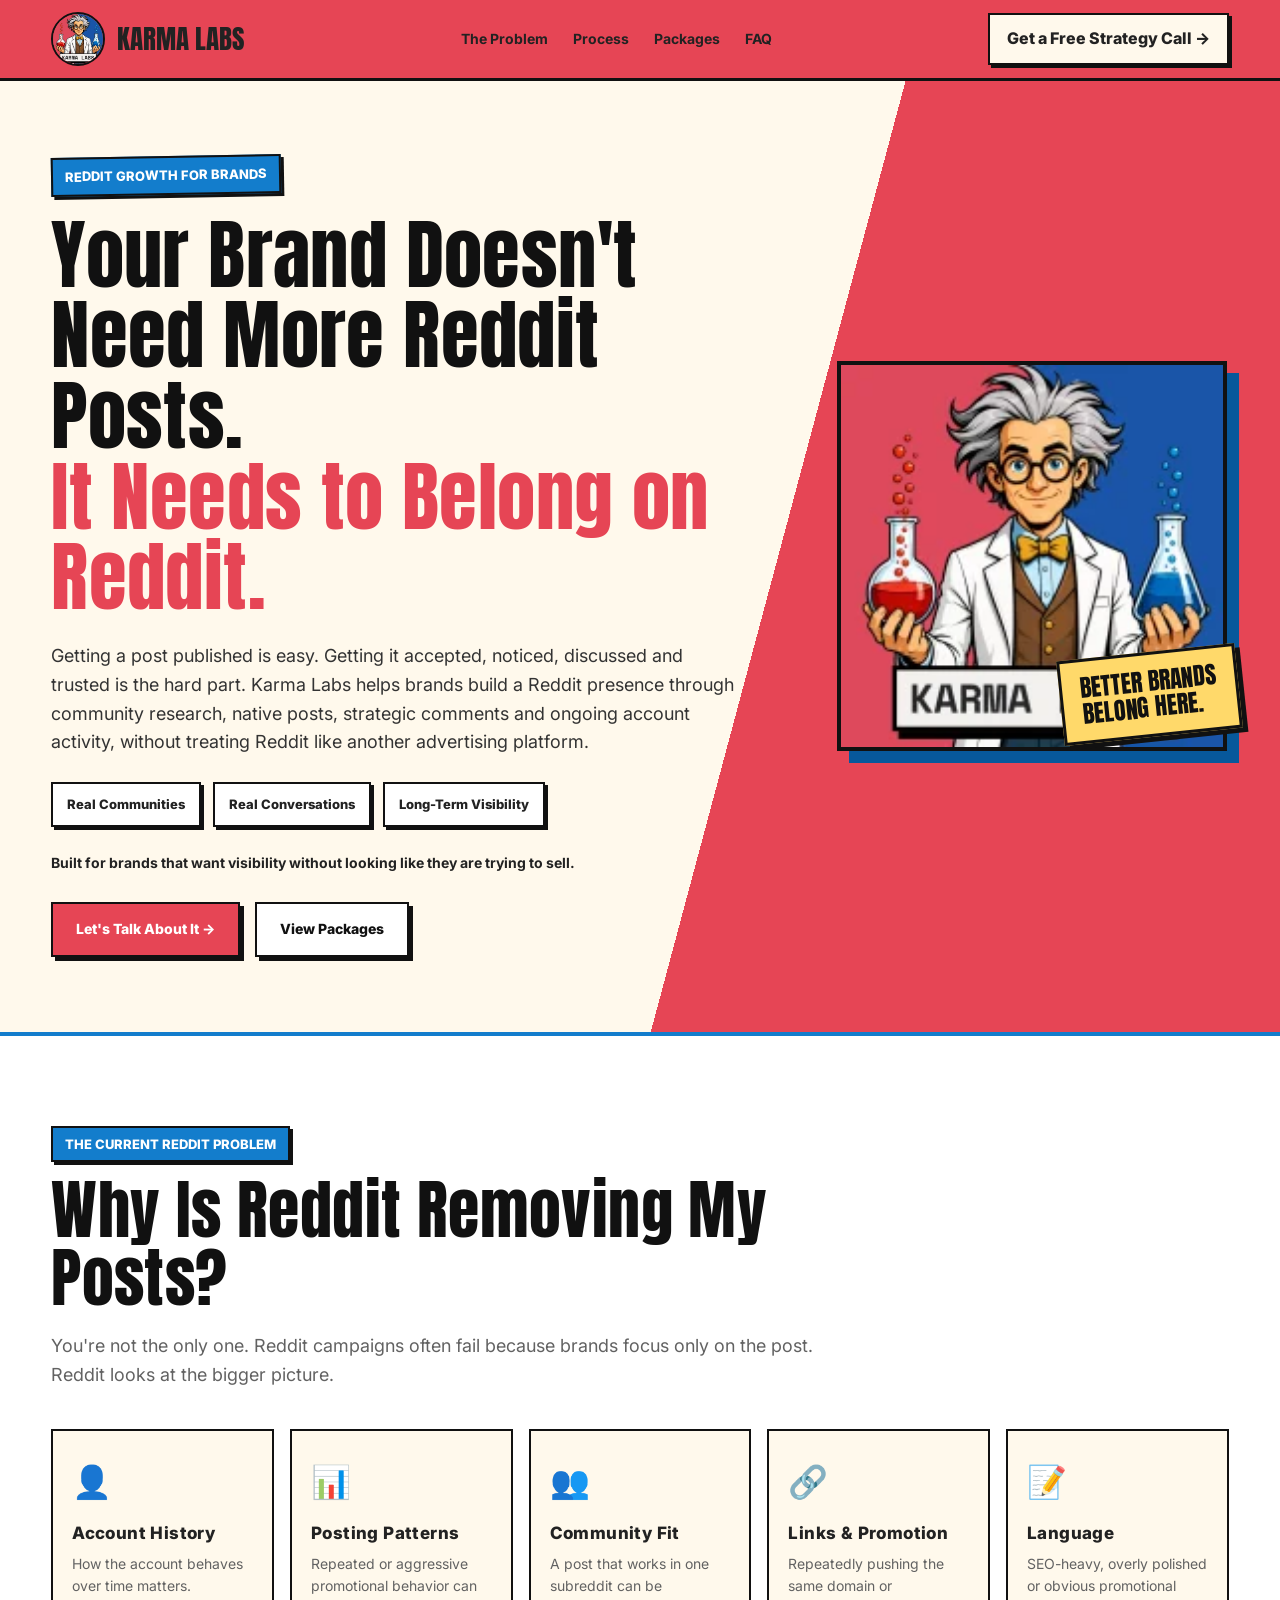
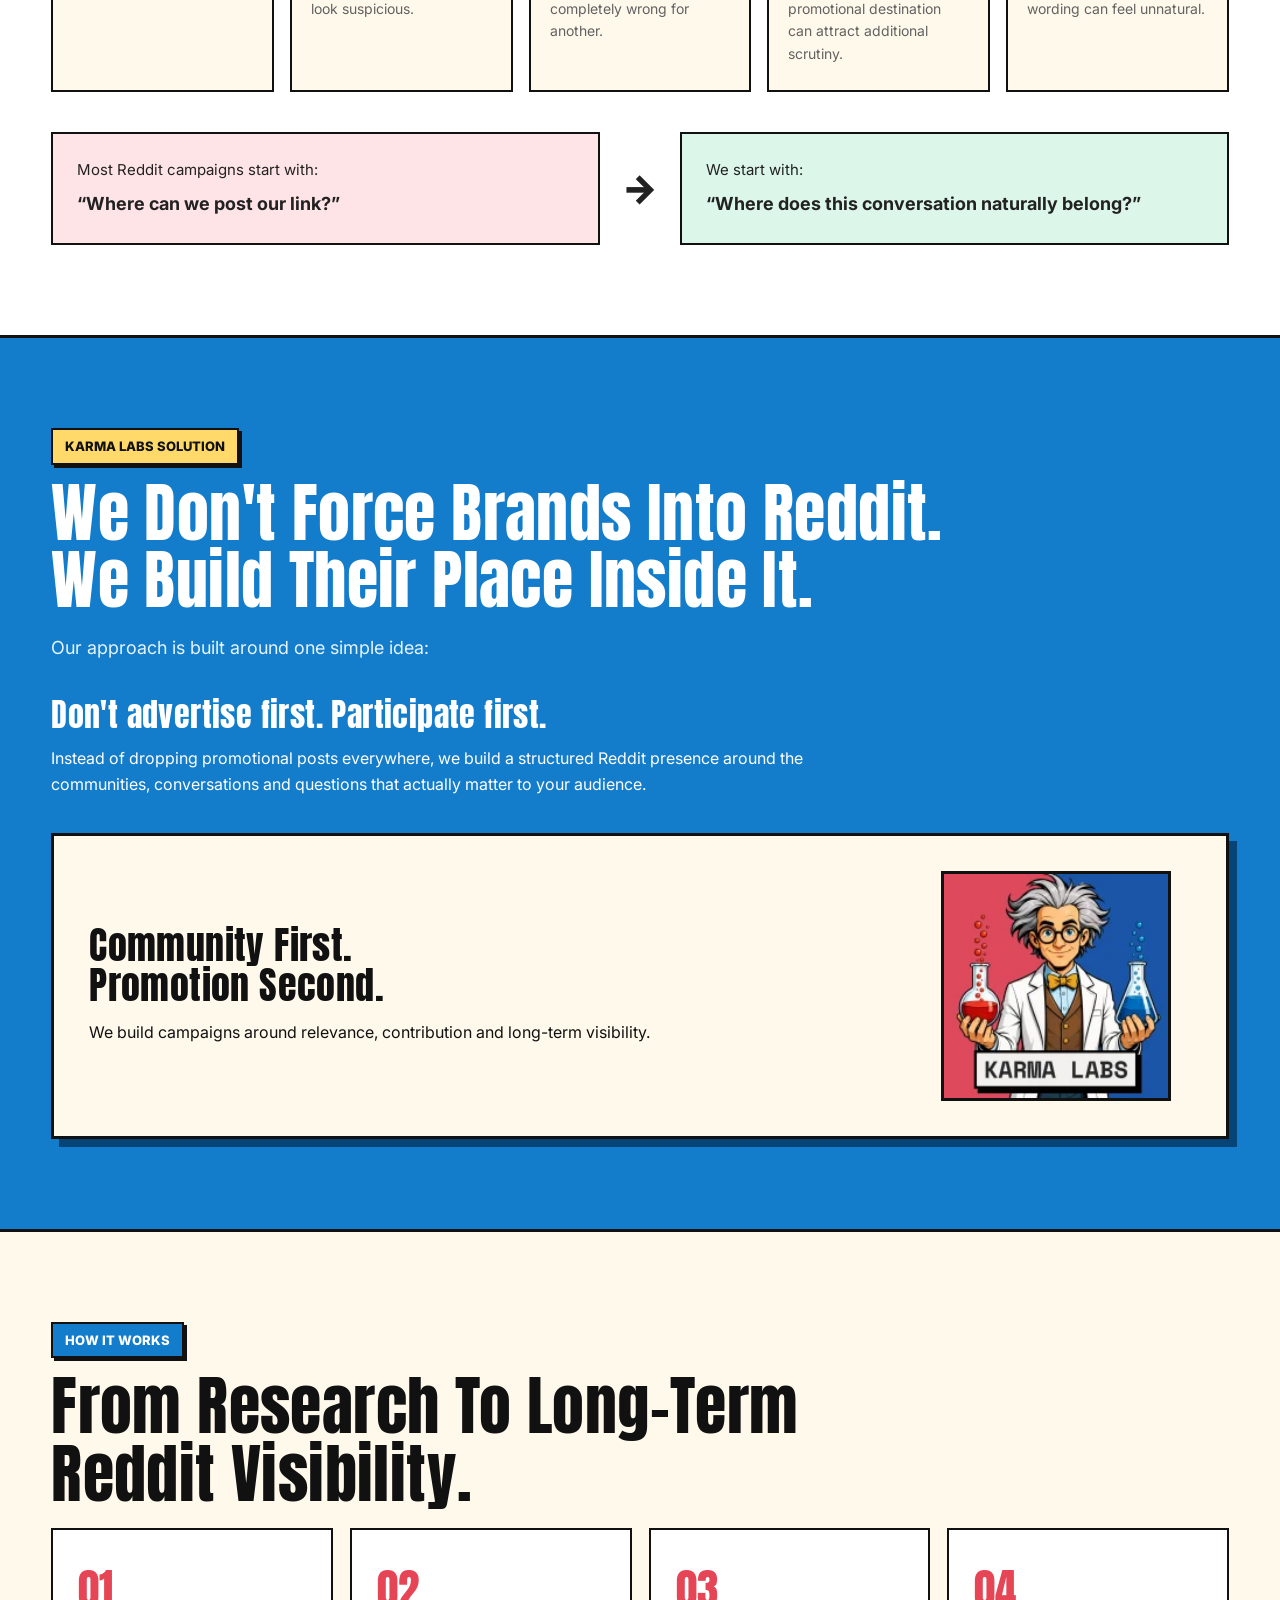
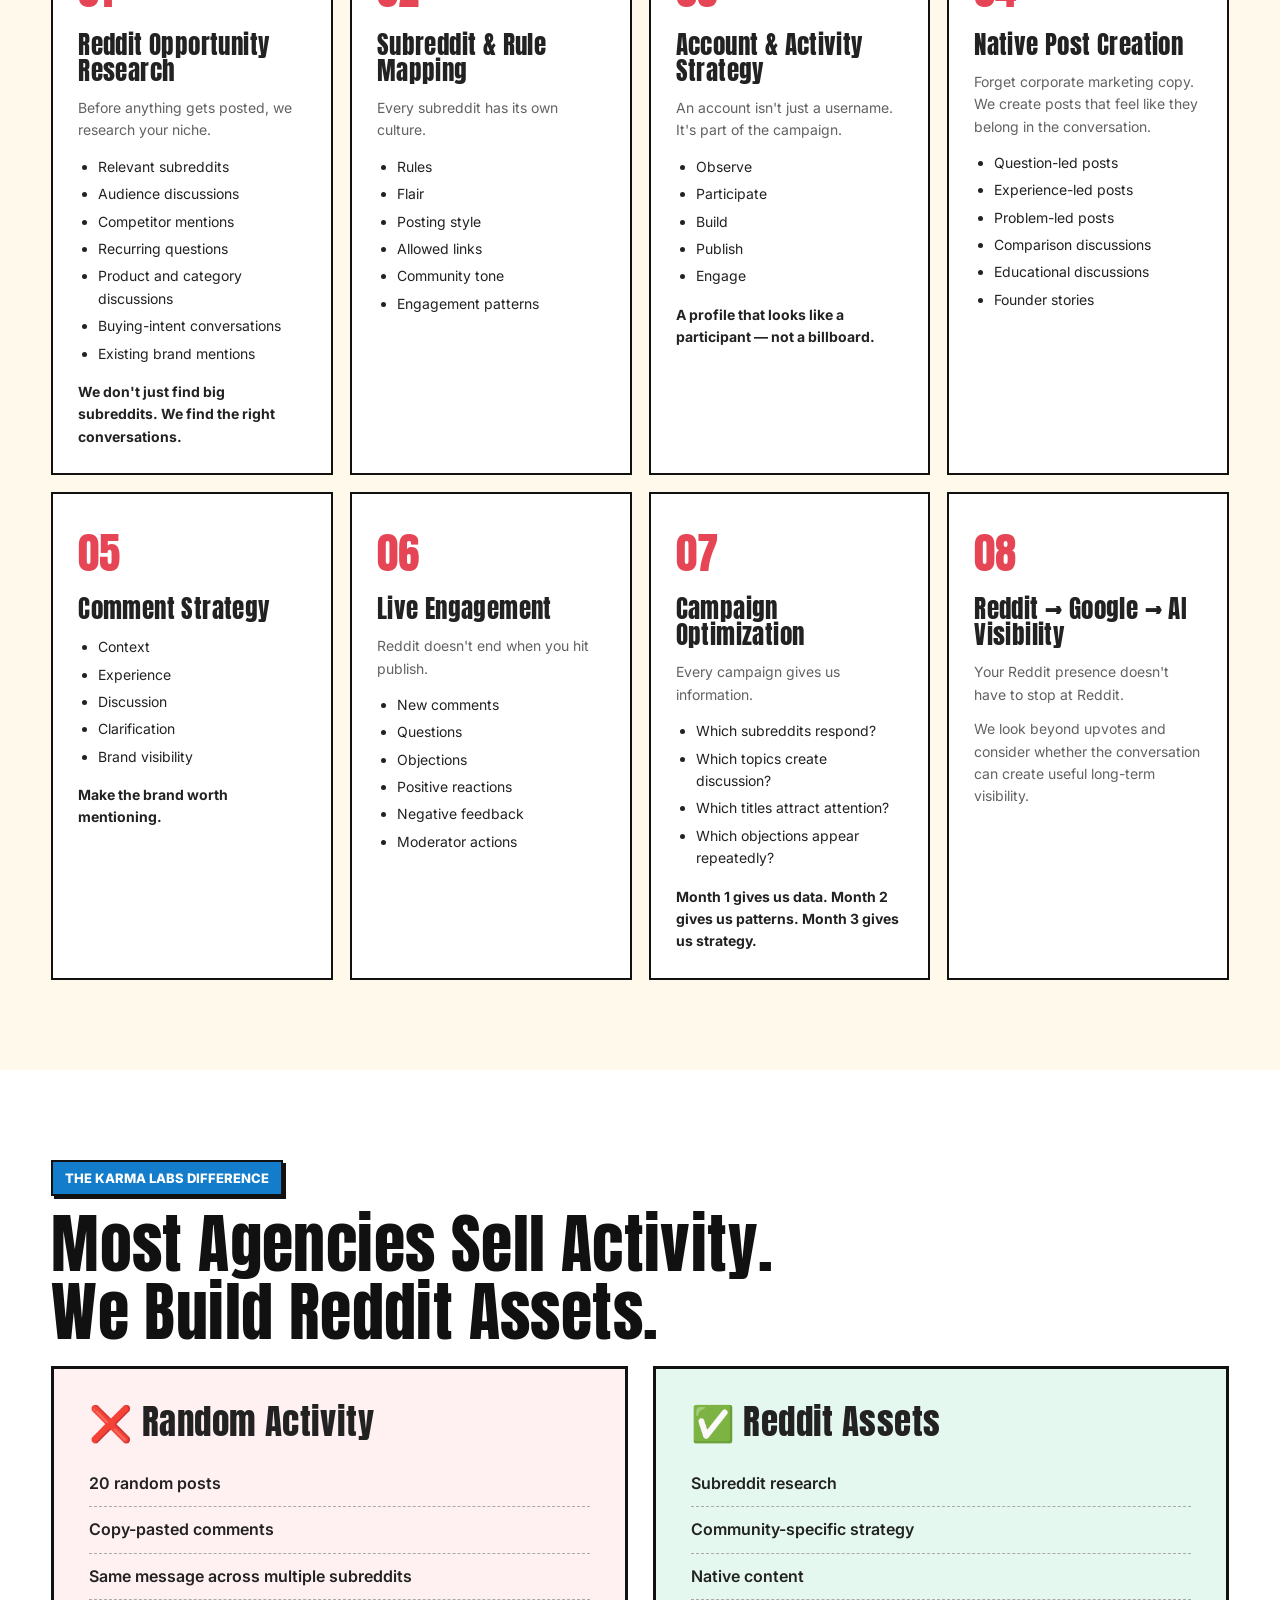
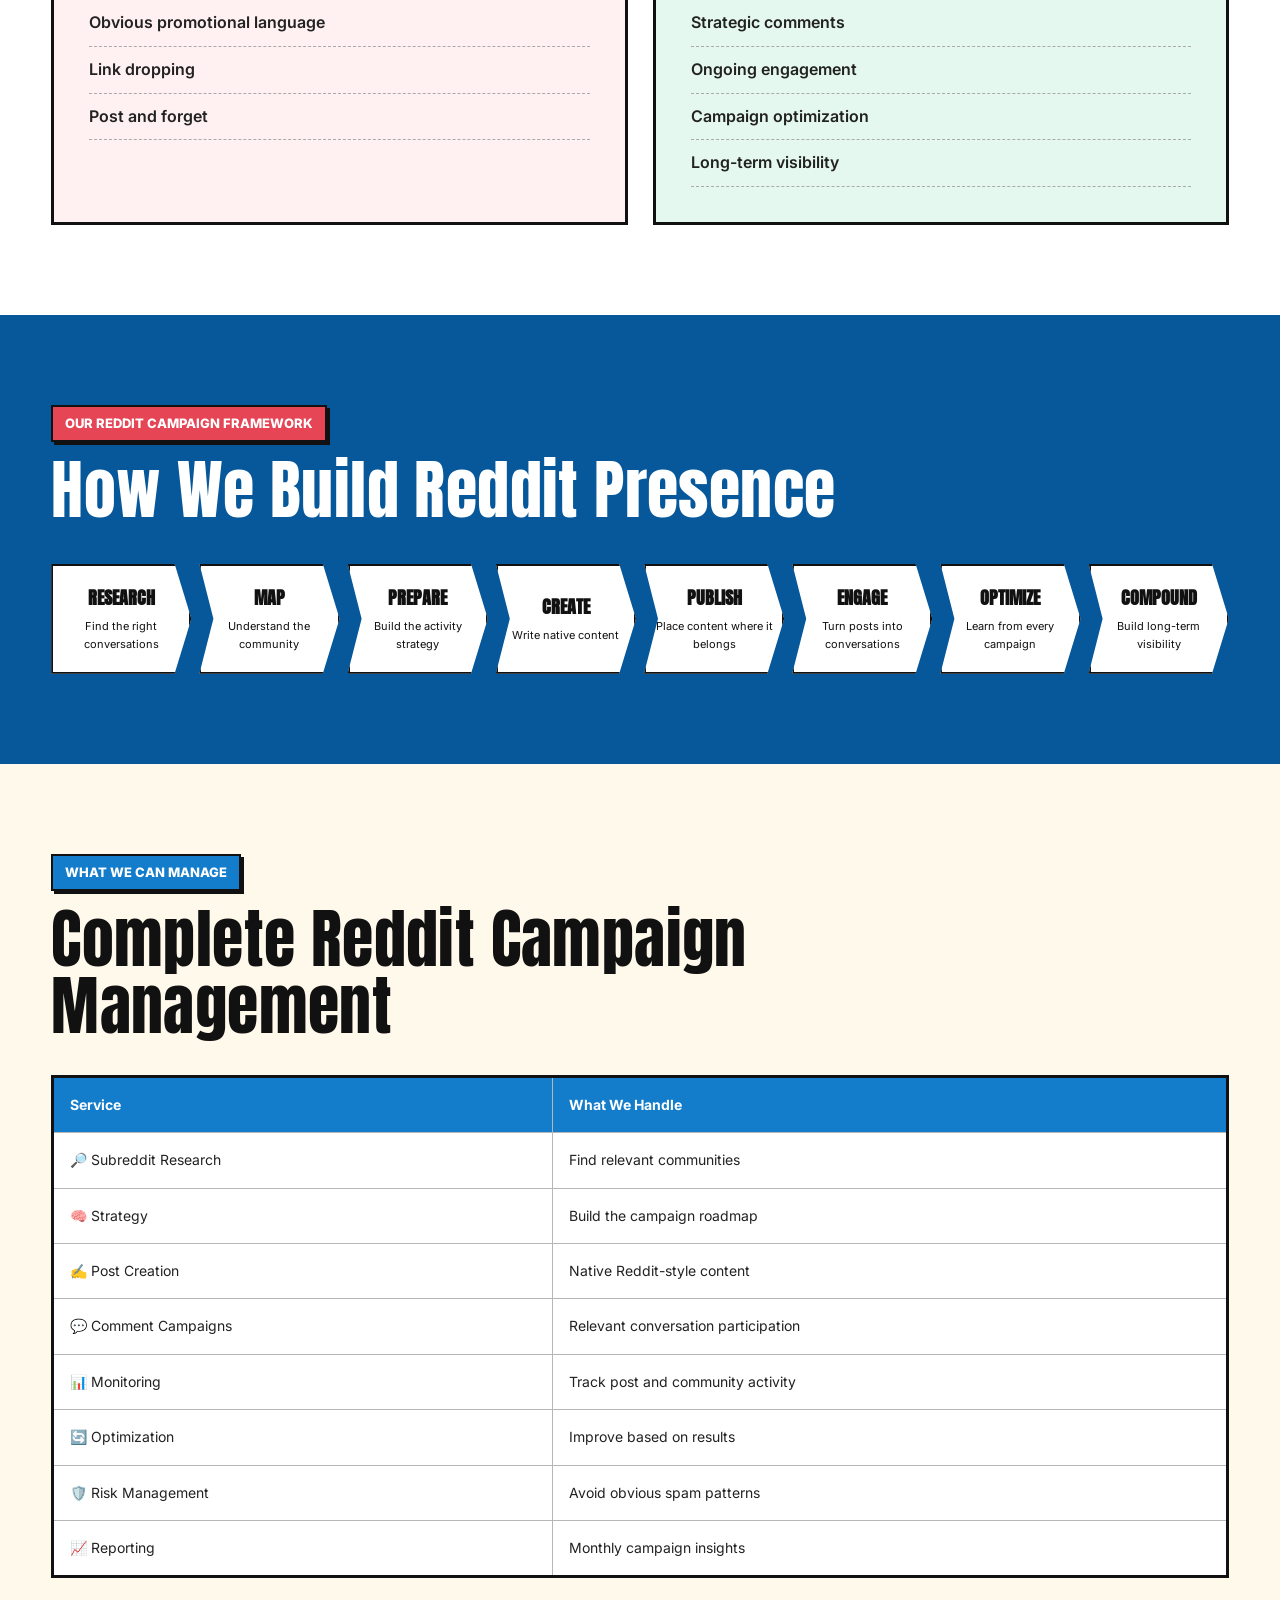
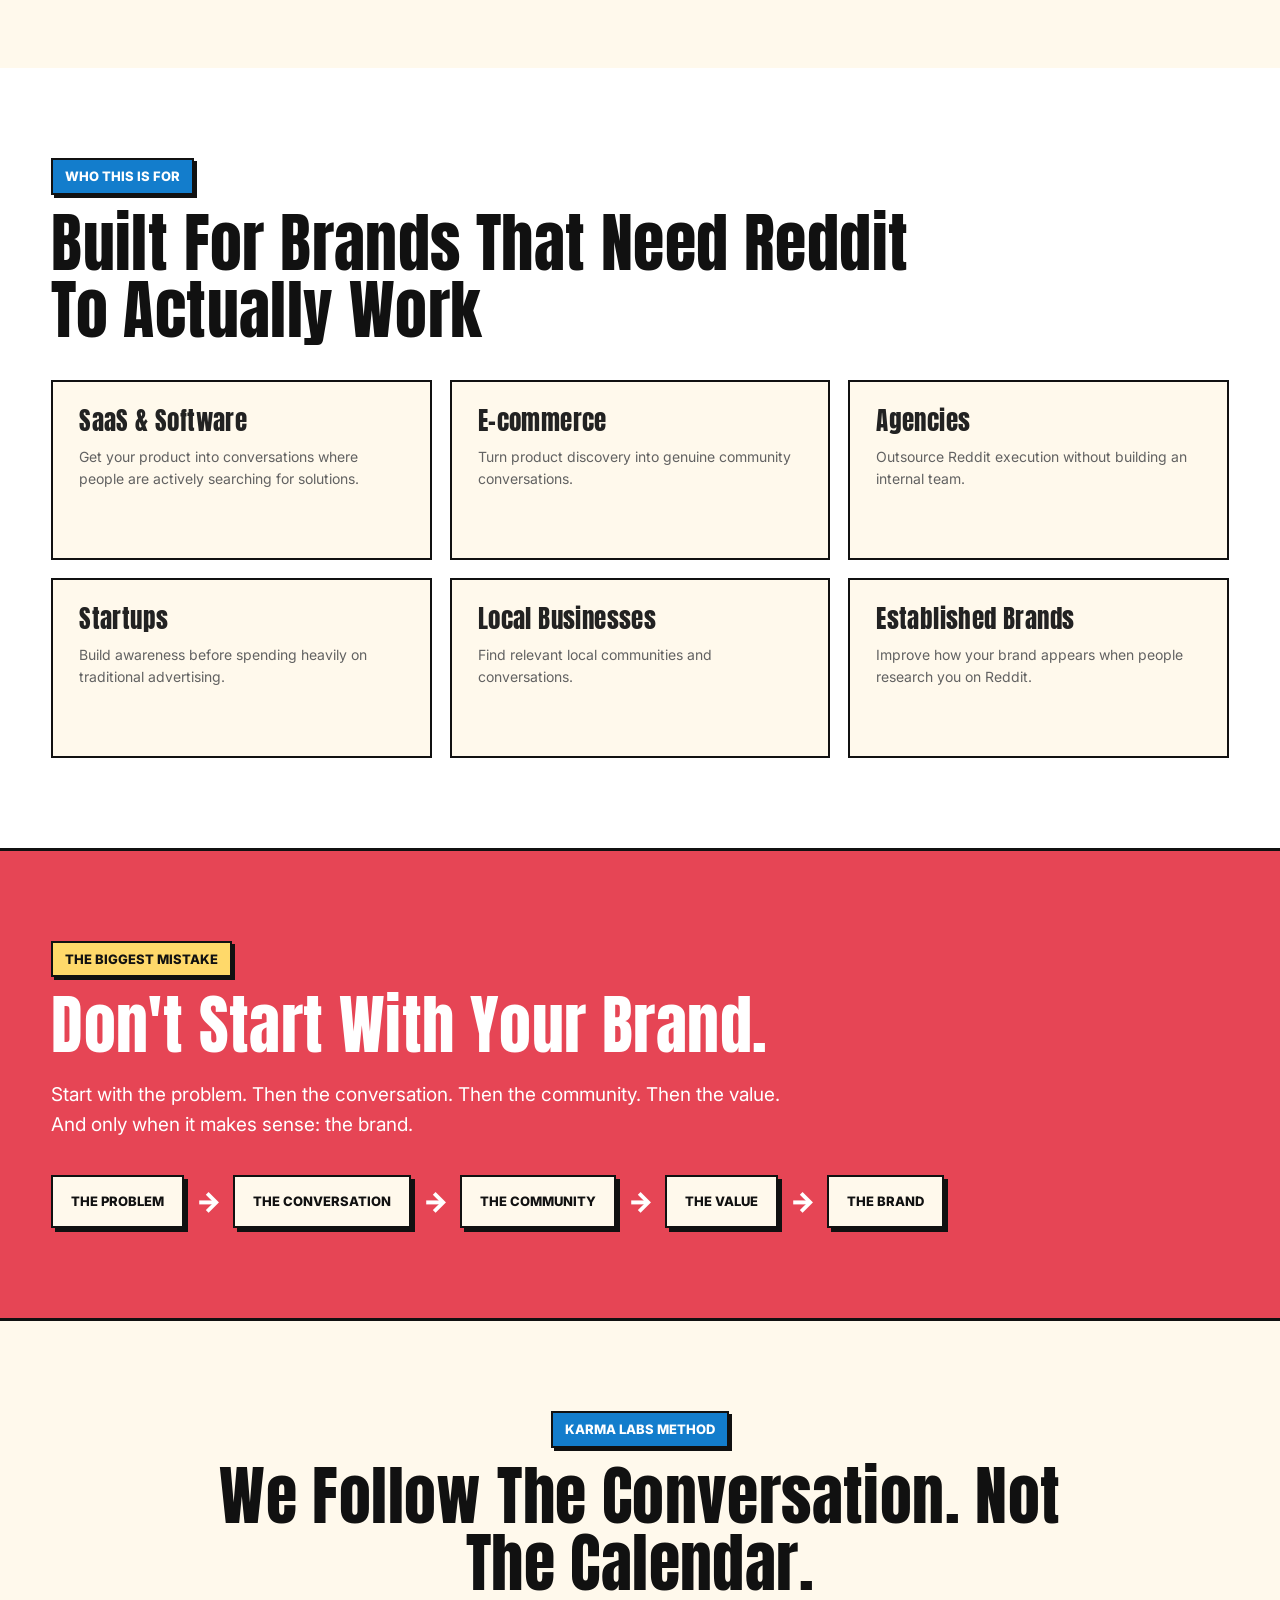
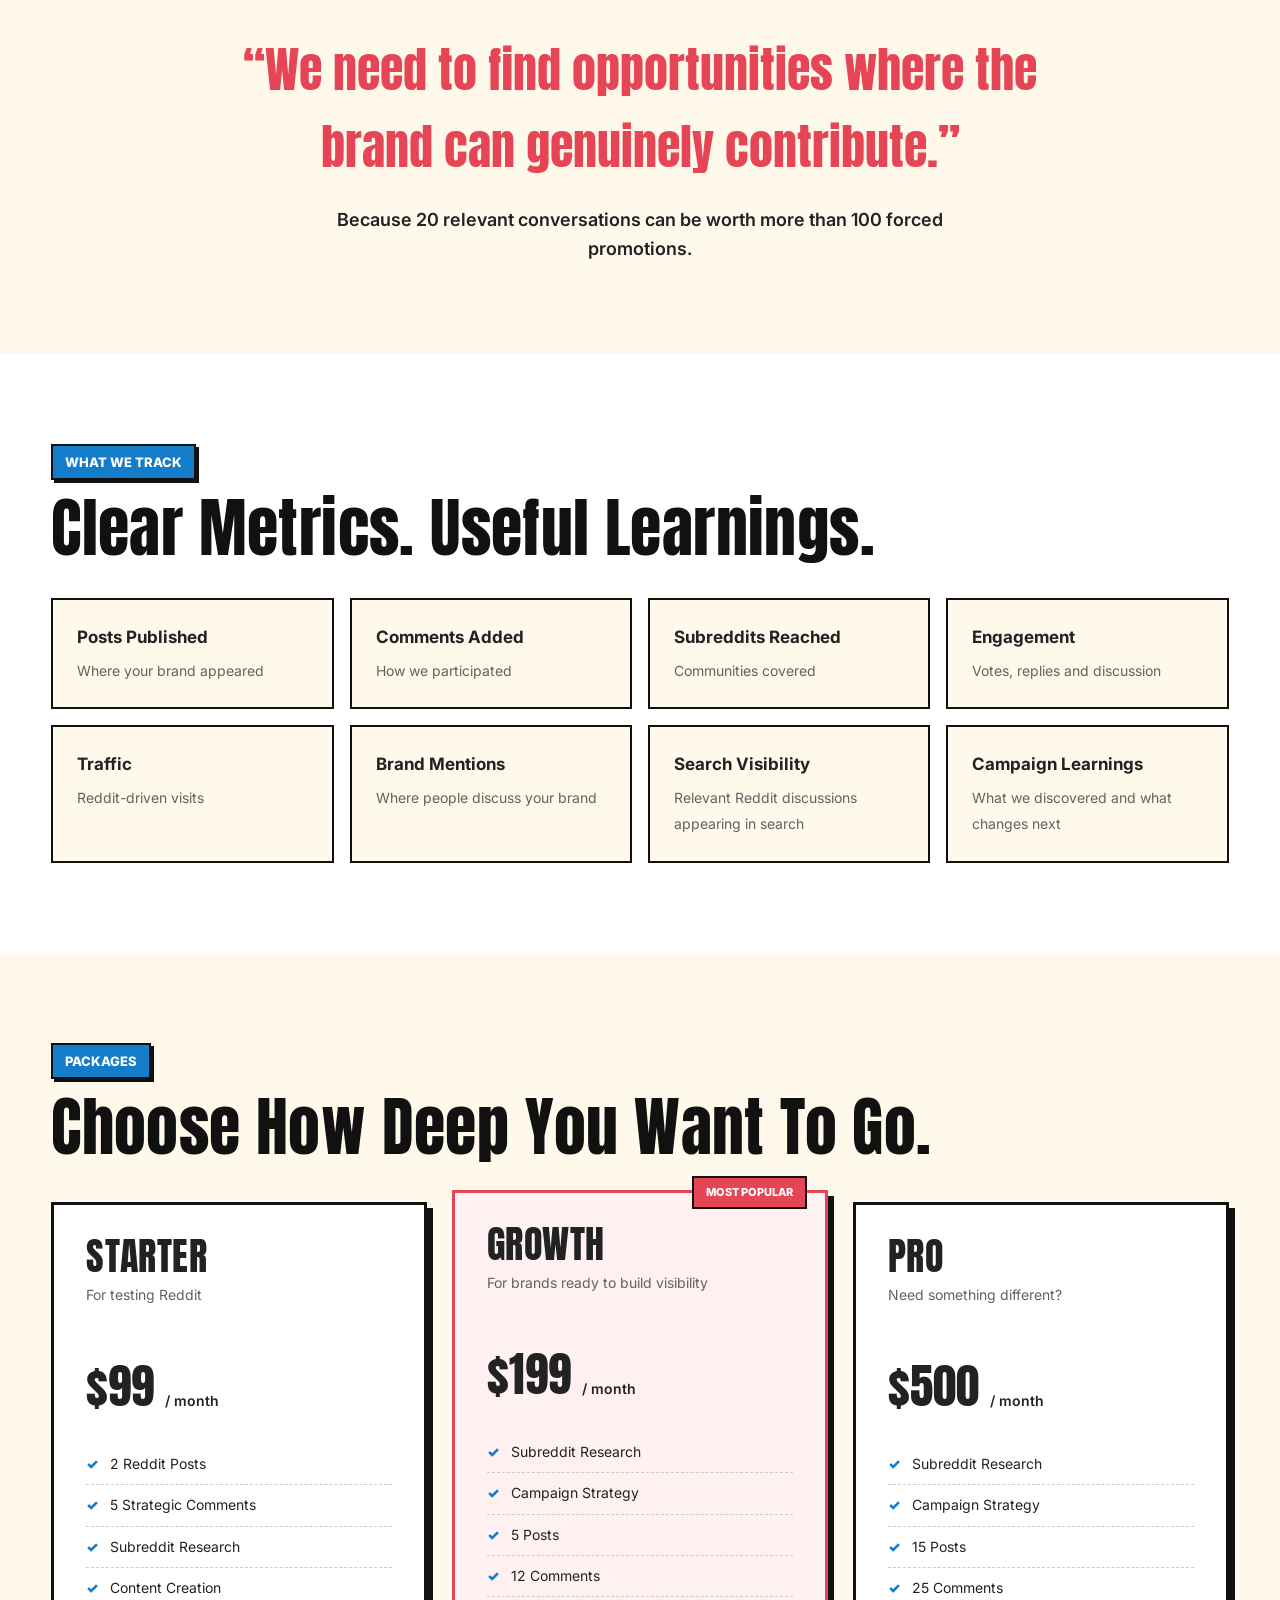
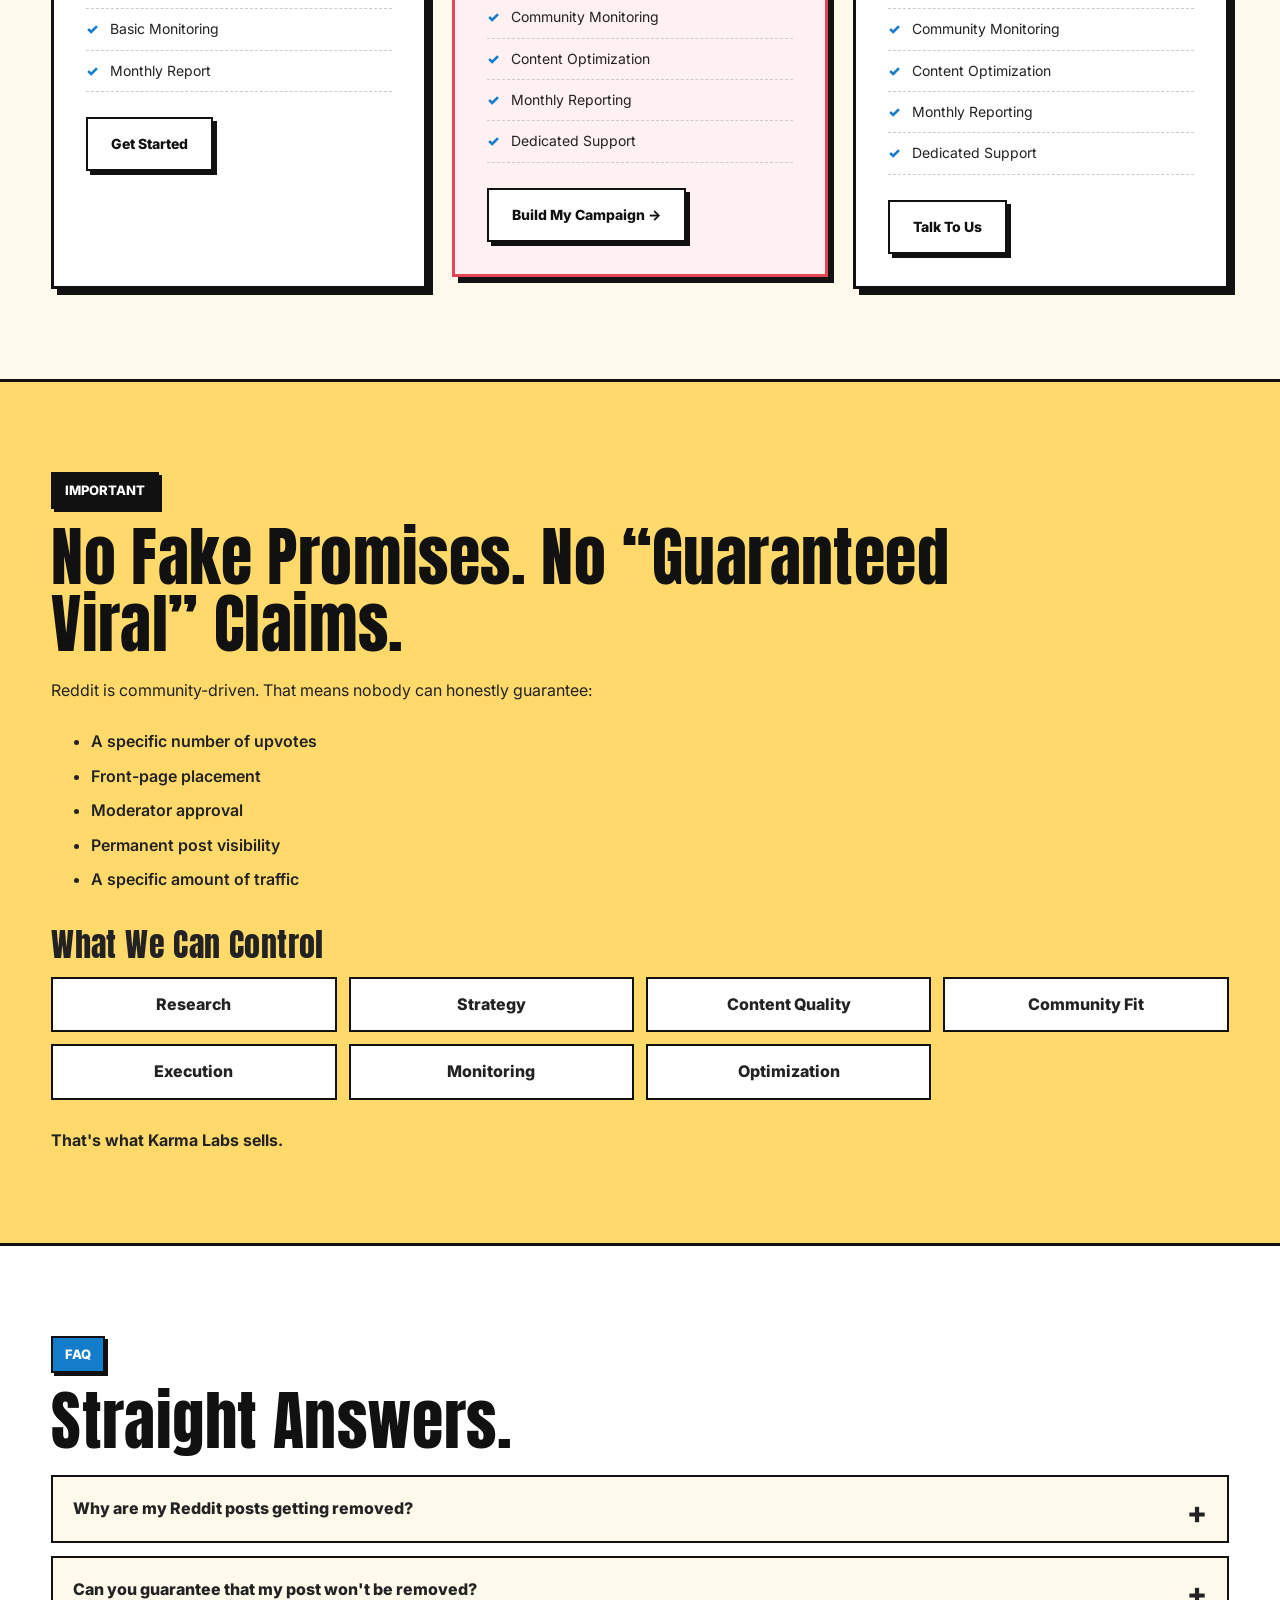
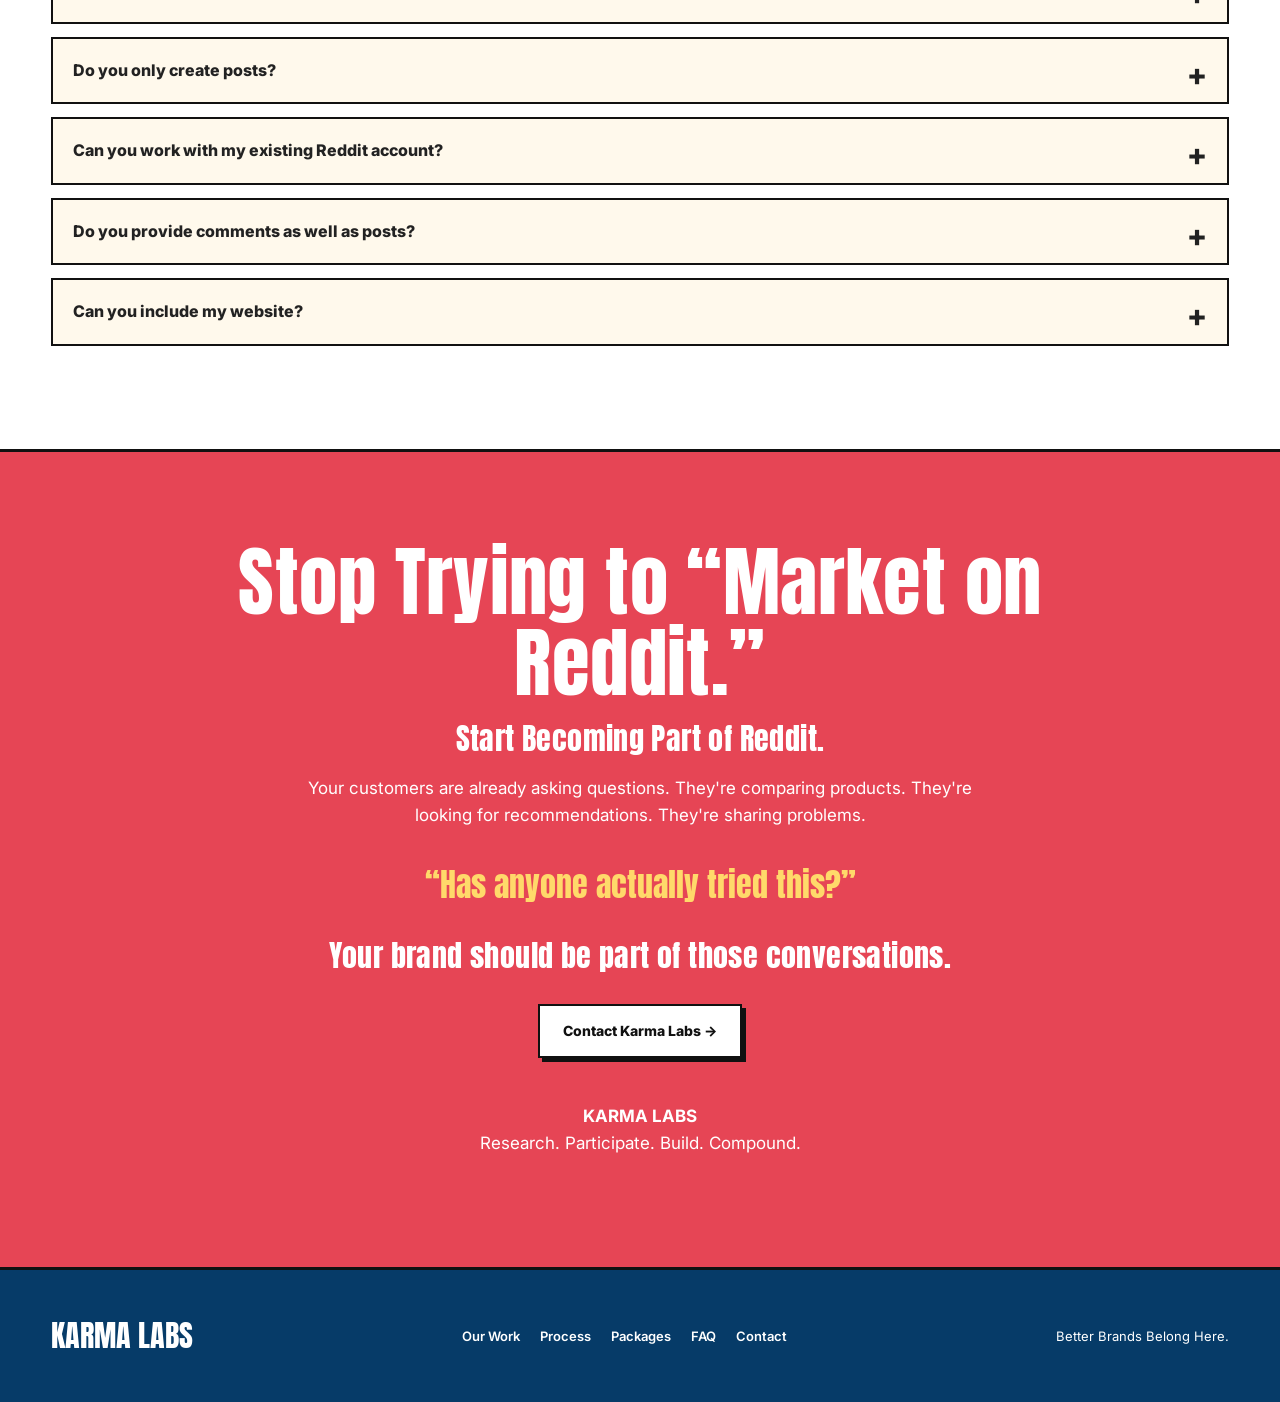
<file: reddit-marketing.html>
<!DOCTYPE html>
<html lang="en">

<head>
    <meta charset="UTF-8">

    <meta name="viewport" content="width=device-width, initial-scale=1.0">

    <title>Reddit Marketing Services | Karma Labs</title>

    <!-- CSS file hum baad me banayenge -->
    <link rel="stylesheet" href="style.css">
</head>


<body>


    <!-- =========================
         NAVBAR
    ========================== -->

    <nav class="navbar">

        <div class="container nav-inner">

            <a href="#" class="brand">

                <img
                    src="karma-labs-logo.webp"
                    alt="Karma Labs Logo"
                >

                <span>KARMA LABS</span>

            </a>


            <div class="nav-links">

                <a href="#problem">
                    The Problem
                </a>

                <a href="#process">
                    Process
                </a>

                <a href="#packages">
                    Packages
                </a>

                <a href="#faq">
                    FAQ
                </a>

            </div>


            <a href="#contact" class="nav-btn">

                Get a Free Strategy Call →

            </a>

        </div>

    </nav>



    <!-- =========================
         HERO SECTION
    ========================== -->

    <header class="hero">

        <div class="container hero-inner">


            <div class="hero-content">


                <span class="eyebrow">

                    Reddit Growth For Brands

                </span>


                <h1>

                    Your Brand Doesn't Need More Reddit Posts.

                    <span>
                        It Needs to Belong on Reddit.
                    </span>

                </h1>


                <p class="hero-copy">

                    Getting a post published is easy.

                    Getting it accepted, noticed, discussed and trusted
                    is the hard part.

                    Karma Labs helps brands build a Reddit presence through
                    community research, native posts, strategic comments
                    and ongoing account activity, without treating Reddit
                    like another advertising platform.

                </p>


                <div class="hero-points">

                    <span class="hero-point">
                        Real Communities
                    </span>

                    <span class="hero-point">
                        Real Conversations
                    </span>

                    <span class="hero-point">
                        Long-Term Visibility
                    </span>

                </div>


                <p class="trust-line">

                    Built for brands that want visibility without looking
                    like they are trying to sell.

                </p>


                <div class="buttons">

                    <a href="#contact" class="btn btn-primary">

                        Let's Talk About It →

                    </a>


                    <a href="#packages" class="btn btn-secondary">

                        View Packages

                    </a>

                </div>


            </div>


            <div class="hero-character">

                <img
                    src="karma-labs-logo.webp"
                    alt="Karma Labs Character"
                >


                <div class="sticker">

                    BETTER BRANDS

                    <br>

                    BELONG HERE.

                </div>

            </div>


        </div>

    </header>



    <!-- =========================
         REDDIT PROBLEM
    ========================== -->

    <section class="problem" id="problem">

        <div class="container">


            <div class="section-tag">

                The Current Reddit Problem

            </div>


            <h2 class="section-title">

                Why Is Reddit Removing My Posts?

            </h2>


            <p class="section-intro">

                You're not the only one.

                Reddit campaigns often fail because brands focus only
                on the post.

                Reddit looks at the bigger picture.

            </p>



            <div class="problem-grid">


                <article class="problem-card">

                    <div class="icon">
                        👤
                    </div>

                    <h3>
                        Account History
                    </h3>

                    <p>

                        How the account behaves over time matters.

                    </p>

                </article>



                <article class="problem-card">

                    <div class="icon">
                        📊
                    </div>

                    <h3>
                        Posting Patterns
                    </h3>

                    <p>

                        Repeated or aggressive promotional behavior
                        can look suspicious.

                    </p>

                </article>



                <article class="problem-card">

                    <div class="icon">
                        👥
                    </div>

                    <h3>
                        Community Fit
                    </h3>

                    <p>

                        A post that works in one subreddit can be
                        completely wrong for another.

                    </p>

                </article>



                <article class="problem-card">

                    <div class="icon">
                        🔗
                    </div>

                    <h3>
                        Links & Promotion
                    </h3>

                    <p>

                        Repeatedly pushing the same domain or promotional
                        destination can attract additional scrutiny.

                    </p>

                </article>



                <article class="problem-card">

                    <div class="icon">
                        📝
                    </div>

                    <h3>
                        Language
                    </h3>

                    <p>

                        SEO-heavy, overly polished or obvious promotional
                        wording can feel unnatural.

                    </p>

                </article>


            </div>



            <div class="compare-strip">


                <div class="compare-box compare-bad">

                    <p>
                        Most Reddit campaigns start with:
                    </p>

                    <strong>

                        “Where can we post our link?”

                    </strong>

                </div>


                <div class="compare-arrow">

                    →

                </div>


                <div class="compare-box compare-good">

                    <p>
                        We start with:
                    </p>

                    <strong>

                        “Where does this conversation naturally belong?”

                    </strong>

                </div>


            </div>


        </div>

    </section>



    <!-- =========================
         KARMA LABS SOLUTION
    ========================== -->

    <section class="solution">

        <div class="container">


            <div class="section-tag">

                Karma Labs Solution

            </div>


            <h2 class="section-title">

                We Don't Force Brands Into Reddit.

                <br>

                We Build Their Place Inside It.

            </h2>


            <p class="section-intro">

                Our approach is built around one simple idea:

            </p>


            <h3>

                Don't advertise first.

                Participate first.

            </h3>


            <p>

                Instead of dropping promotional posts everywhere,
                we build a structured Reddit presence around the
                communities, conversations and questions that
                actually matter to your audience.

            </p>


            <div class="solution-callout">


                <div>

                    <h3>

                        Community First.

                        <br>

                        Promotion Second.

                    </h3>


                    <p>

                        We build campaigns around relevance,
                        contribution and long-term visibility.

                    </p>

                </div>


                <img
                    src="karma-labs-logo.webp"
                    alt="Karma Labs"
                >


            </div>


        </div>

    </section>



    <!-- =========================
         HOW IT WORKS
    ========================== -->

    <section class="process" id="process">

        <div class="container">


            <div class="section-tag">

                How It Works

            </div>


            <h2 class="section-title">

                From Research To Long-Term Reddit Visibility.

            </h2>



            <div class="steps">



                <!-- STEP 1 -->

                <article class="step">

                    <div class="step-number">
                        01
                    </div>

                    <h3>
                        Reddit Opportunity Research
                    </h3>

                    <p>

                        Before anything gets posted,
                        we research your niche.

                    </p>

                    <ul>

                        <li>
                            Relevant subreddits
                        </li>

                        <li>
                            Audience discussions
                        </li>

                        <li>
                            Competitor mentions
                        </li>

                        <li>
                            Recurring questions
                        </li>

                        <li>
                            Product and category discussions
                        </li>

                        <li>
                            Buying-intent conversations
                        </li>

                        <li>
                            Existing brand mentions
                        </li>

                    </ul>


                    <strong>

                        We don't just find big subreddits.

                        We find the right conversations.

                    </strong>

                </article>



                <!-- STEP 2 -->

                <article class="step">

                    <div class="step-number">
                        02
                    </div>

                    <h3>
                        Subreddit & Rule Mapping
                    </h3>

                    <p>

                        Every subreddit has its own culture.

                    </p>


                    <ul>

                        <li>
                            Rules
                        </li>

                        <li>
                            Flair
                        </li>

                        <li>
                            Posting style
                        </li>

                        <li>
                            Allowed links
                        </li>

                        <li>
                            Community tone
                        </li>

                        <li>
                            Engagement patterns
                        </li>

                    </ul>

                </article>



                <!-- STEP 3 -->

                <article class="step">

                    <div class="step-number">
                        03
                    </div>

                    <h3>
                        Account & Activity Strategy
                    </h3>


                    <p>

                        An account isn't just a username.

                        It's part of the campaign.

                    </p>


                    <ul>

                        <li>
                            Observe
                        </li>

                        <li>
                            Participate
                        </li>

                        <li>
                            Build
                        </li>

                        <li>
                            Publish
                        </li>

                        <li>
                            Engage
                        </li>

                    </ul>


                    <strong>

                        A profile that looks like a participant —
                        not a billboard.

                    </strong>

                </article>



                <!-- STEP 4 -->

                <article class="step">

                    <div class="step-number">
                        04
                    </div>

                    <h3>
                        Native Post Creation
                    </h3>

                    <p>

                        Forget corporate marketing copy.

                        We create posts that feel like they belong
                        in the conversation.

                    </p>


                    <ul>

                        <li>
                            Question-led posts
                        </li>

                        <li>
                            Experience-led posts
                        </li>

                        <li>
                            Problem-led posts
                        </li>

                        <li>
                            Comparison discussions
                        </li>

                        <li>
                            Educational discussions
                        </li>

                        <li>
                            Founder stories
                        </li>

                    </ul>

                </article>



                <!-- STEP 5 -->

                <article class="step">

                    <div class="step-number">
                        05
                    </div>

                    <h3>
                        Comment Strategy
                    </h3>


                    <ul>

                        <li>
                            Context
                        </li>

                        <li>
                            Experience
                        </li>

                        <li>
                            Discussion
                        </li>

                        <li>
                            Clarification
                        </li>

                        <li>
                            Brand visibility
                        </li>

                    </ul>


                    <strong>

                        Make the brand worth mentioning.

                    </strong>

                </article>



                <!-- STEP 6 -->

                <article class="step">

                    <div class="step-number">
                        06
                    </div>

                    <h3>
                        Live Engagement
                    </h3>


                    <p>

                        Reddit doesn't end when you hit publish.

                    </p>


                    <ul>

                        <li>
                            New comments
                        </li>

                        <li>
                            Questions
                        </li>

                        <li>
                            Objections
                        </li>

                        <li>
                            Positive reactions
                        </li>

                        <li>
                            Negative feedback
                        </li>

                        <li>
                            Moderator actions
                        </li>

                    </ul>

                </article>



                <!-- STEP 7 -->

                <article class="step">

                    <div class="step-number">
                        07
                    </div>

                    <h3>
                        Campaign Optimization
                    </h3>


                    <p>

                        Every campaign gives us information.

                    </p>


                    <ul>

                        <li>
                            Which subreddits respond?
                        </li>

                        <li>
                            Which topics create discussion?
                        </li>

                        <li>
                            Which titles attract attention?
                        </li>

                        <li>
                            Which objections appear repeatedly?
                        </li>

                    </ul>


                    <strong>

                        Month 1 gives us data.

                        Month 2 gives us patterns.

                        Month 3 gives us strategy.

                    </strong>

                </article>



                <!-- STEP 8 -->

                <article class="step">

                    <div class="step-number">
                        08
                    </div>

                    <h3>
                        Reddit → Google → AI Visibility
                    </h3>


                    <p>

                        Your Reddit presence doesn't have to
                        stop at Reddit.

                    </p>


                    <p>

                        We look beyond upvotes and consider whether
                        the conversation can create useful
                        long-term visibility.

                    </p>

                </article>


            </div>


        </div>

    </section>



    <!-- =========================
         KARMA LABS DIFFERENCE
    ========================== -->

    <section class="difference">

        <div class="container">


            <div class="section-tag">

                The Karma Labs Difference

            </div>


            <h2 class="section-title">

                Most Agencies Sell Activity.

                <br>

                We Build Reddit Assets.

            </h2>



            <div class="difference-grid">


                <div class="difference-card negative">

                    <h3>
                        ❌ Random Activity
                    </h3>


                    <ul>

                        <li>
                            20 random posts
                        </li>

                        <li>
                            Copy-pasted comments
                        </li>

                        <li>
                            Same message across multiple subreddits
                        </li>

                        <li>
                            Obvious promotional language
                        </li>

                        <li>
                            Link dropping
                        </li>

                        <li>
                            Post and forget
                        </li>

                    </ul>

                </div>



                <div class="difference-card positive">

                    <h3>
                        ✅ Reddit Assets
                    </h3>


                    <ul>

                        <li>
                            Subreddit research
                        </li>

                        <li>
                            Community-specific strategy
                        </li>

                        <li>
                            Native content
                        </li>

                        <li>
                            Strategic comments
                        </li>

                        <li>
                            Ongoing engagement
                        </li>

                        <li>
                            Campaign optimization
                        </li>

                        <li>
                            Long-term visibility
                        </li>

                    </ul>

                </div>


            </div>


        </div>

    </section>



    <!-- =========================
         CAMPAIGN FRAMEWORK
    ========================== -->

    <section class="framework">

        <div class="container">


            <div class="section-tag">

                Our Reddit Campaign Framework

            </div>


            <h2 class="section-title">

                How We Build Reddit Presence

            </h2>



            <div class="framework-flow">


                <div class="framework-item">

                    <strong>
                        RESEARCH
                    </strong>

                    <span>
                        Find the right conversations
                    </span>

                </div>


                <div class="framework-item">

                    <strong>
                        MAP
                    </strong>

                    <span>
                        Understand the community
                    </span>

                </div>


                <div class="framework-item">

                    <strong>
                        PREPARE
                    </strong>

                    <span>
                        Build the activity strategy
                    </span>

                </div>


                <div class="framework-item">

                    <strong>
                        CREATE
                    </strong>

                    <span>
                        Write native content
                    </span>

                </div>


                <div class="framework-item">

                    <strong>
                        PUBLISH
                    </strong>

                    <span>
                        Place content where it belongs
                    </span>

                </div>


                <div class="framework-item">

                    <strong>
                        ENGAGE
                    </strong>

                    <span>
                        Turn posts into conversations
                    </span>

                </div>


                <div class="framework-item">

                    <strong>
                        OPTIMIZE
                    </strong>

                    <span>
                        Learn from every campaign
                    </span>

                </div>


                <div class="framework-item">

                    <strong>
                        COMPOUND
                    </strong>

                    <span>
                        Build long-term visibility
                    </span>

                </div>


            </div>


        </div>

    </section>



    <!-- =========================
         SERVICES
    ========================== -->

    <section class="management">

        <div class="container">


            <div class="section-tag">

                What We Can Manage

            </div>


            <h2 class="section-title">

                Complete Reddit Campaign Management

            </h2>



            <table class="service-table">


                <thead>

                    <tr>

                        <th>
                            Service
                        </th>

                        <th>
                            What We Handle
                        </th>

                    </tr>

                </thead>


                <tbody>


                    <tr>

                        <td>
                            🔎 Subreddit Research
                        </td>

                        <td>
                            Find relevant communities
                        </td>

                    </tr>


                    <tr>

                        <td>
                            🧠 Strategy
                        </td>

                        <td>
                            Build the campaign roadmap
                        </td>

                    </tr>


                    <tr>

                        <td>
                            ✍️ Post Creation
                        </td>

                        <td>
                            Native Reddit-style content
                        </td>

                    </tr>


                    <tr>

                        <td>
                            💬 Comment Campaigns
                        </td>

                        <td>
                            Relevant conversation participation
                        </td>

                    </tr>


                    <tr>

                        <td>
                            📊 Monitoring
                        </td>

                        <td>
                            Track post and community activity
                        </td>

                    </tr>


                    <tr>

                        <td>
                            🔄 Optimization
                        </td>

                        <td>
                            Improve based on results
                        </td>

                    </tr>


                    <tr>

                        <td>
                            🛡️ Risk Management
                        </td>

                        <td>
                            Avoid obvious spam patterns
                        </td>

                    </tr>


                    <tr>

                        <td>
                            📈 Reporting
                        </td>

                        <td>
                            Monthly campaign insights
                        </td>

                    </tr>


                </tbody>

            </table>


        </div>

    </section>



    <!-- =========================
         WHO THIS IS FOR
    ========================== -->

    <section class="audience-section">

        <div class="container">


            <div class="section-tag">

                Who This Is For

            </div>


            <h2 class="section-title">

                Built For Brands That Need Reddit To Actually Work

            </h2>



            <div class="audience-grid">


                <div class="audience">

                    <h3>
                        SaaS & Software
                    </h3>

                    <p>

                        Get your product into conversations where people
                        are actively searching for solutions.

                    </p>

                </div>



                <div class="audience">

                    <h3>
                        E-commerce
                    </h3>

                    <p>

                        Turn product discovery into genuine
                        community conversations.

                    </p>

                </div>



                <div class="audience">

                    <h3>
                        Agencies
                    </h3>

                    <p>

                        Outsource Reddit execution without building
                        an internal team.

                    </p>

                </div>



                <div class="audience">

                    <h3>
                        Startups
                    </h3>

                    <p>

                        Build awareness before spending heavily
                        on traditional advertising.

                    </p>

                </div>



                <div class="audience">

                    <h3>
                        Local Businesses
                    </h3>

                    <p>

                        Find relevant local communities
                        and conversations.

                    </p>

                </div>



                <div class="audience">

                    <h3>
                        Established Brands
                    </h3>

                    <p>

                        Improve how your brand appears when
                        people research you on Reddit.

                    </p>

                </div>


            </div>


        </div>

    </section>



    <!-- =========================
         BIGGEST MISTAKE
    ========================== -->

    <section class="mistake">

        <div class="container">


            <div class="section-tag">

                The Biggest Mistake

            </div>


            <h2 class="section-title">

                Don't Start With Your Brand.

            </h2>


            <p>

                Start with the problem.

                Then the conversation.

                Then the community.

                Then the value.

                And only when it makes sense:

                the brand.

            </p>



            <div class="mistake-flow">


                <div class="mistake-item">
                    THE PROBLEM
                </div>

                <div class="mistake-arrow">
                    →
                </div>


                <div class="mistake-item">
                    THE CONVERSATION
                </div>

                <div class="mistake-arrow">
                    →
                </div>


                <div class="mistake-item">
                    THE COMMUNITY
                </div>

                <div class="mistake-arrow">
                    →
                </div>


                <div class="mistake-item">
                    THE VALUE
                </div>

                <div class="mistake-arrow">
                    →
                </div>


                <div class="mistake-item">
                    THE BRAND
                </div>


            </div>


        </div>

    </section>



    <!-- =========================
         KARMA LABS METHOD
    ========================== -->

    <section class="method">

        <div class="container">


            <div class="section-tag">

                Karma Labs Method

            </div>


            <h2 class="section-title">

                We Follow The Conversation.

                Not The Calendar.

            </h2>


            <blockquote>

                “We need to find opportunities where the brand
                can genuinely contribute.”

            </blockquote>


            <p>

                Because 20 relevant conversations can be worth more
                than 100 forced promotions.

            </p>


        </div>

    </section>



    <!-- =========================
         RESULTS
    ========================== -->

    <section class="results">

        <div class="container">


            <div class="section-tag">

                What We Track

            </div>


            <h2 class="section-title">

                Clear Metrics. Useful Learnings.

            </h2>



            <div class="results-grid">


                <div class="result-card">

                    <strong>
                        Posts Published
                    </strong>

                    <span>
                        Where your brand appeared
                    </span>

                </div>


                <div class="result-card">

                    <strong>
                        Comments Added
                    </strong>

                    <span>
                        How we participated
                    </span>

                </div>


                <div class="result-card">

                    <strong>
                        Subreddits Reached
                    </strong>

                    <span>
                        Communities covered
                    </span>

                </div>


                <div class="result-card">

                    <strong>
                        Engagement
                    </strong>

                    <span>
                        Votes, replies and discussion
                    </span>

                </div>


                <div class="result-card">

                    <strong>
                        Traffic
                    </strong>

                    <span>
                        Reddit-driven visits
                    </span>

                </div>


                <div class="result-card">

                    <strong>
                        Brand Mentions
                    </strong>

                    <span>
                        Where people discuss your brand
                    </span>

                </div>


                <div class="result-card">

                    <strong>
                        Search Visibility
                    </strong>

                    <span>
                        Relevant Reddit discussions appearing in search
                    </span>

                </div>


                <div class="result-card">

                    <strong>
                        Campaign Learnings
                    </strong>

                    <span>
                        What we discovered and what changes next
                    </span>

                </div>


            </div>


        </div>

    </section>



    <!-- =========================
         PACKAGES
    ========================== -->

    <section class="packages" id="packages">

        <div class="container">


            <div class="section-tag">

                Packages

            </div>


            <h2 class="section-title">

                Choose How Deep You Want To Go.

            </h2>



            <div class="package-grid">



                <!-- STARTER -->

                <article class="package">


                    <h3>
                        STARTER
                    </h3>


                    <p>
                        For testing Reddit
                    </p>


                    <div class="price">

                        $99

                        <span>
                            / month
                        </span>

                    </div>


                    <ul>

                        <li>
                            2 Reddit Posts
                        </li>

                        <li>
                            5 Strategic Comments
                        </li>

                        <li>
                            Subreddit Research
                        </li>

                        <li>
                            Content Creation
                        </li>

                        <li>
                            Basic Monitoring
                        </li>

                        <li>
                            Monthly Report
                        </li>

                    </ul>


                    <a href="#contact" class="btn">

                        Get Started

                    </a>


                </article>



                <!-- GROWTH -->

                <article class="package featured">


                    <span class="popular">

                        MOST POPULAR

                    </span>


                    <h3>

                        GROWTH

                    </h3>


                    <p>

                        For brands ready to build visibility

                    </p>


                    <div class="price">

                        $199

                        <span>
                            / month
                        </span>

                    </div>


                    <ul>

                        <li>
                            Subreddit Research
                        </li>

                        <li>
                            Campaign Strategy
                        </li>

                        <li>
                            5 Posts
                        </li>

                        <li>
                            12 Comments
                        </li>

                        <li>
                            Community Monitoring
                        </li>

                        <li>
                            Content Optimization
                        </li>

                        <li>
                            Monthly Reporting
                        </li>

                        <li>
                            Dedicated Support
                        </li>

                    </ul>


                    <a href="#contact" class="btn">

                        Build My Campaign →

                    </a>


                </article>



                <!-- PRO -->

                <article class="package">


                    <h3>

                        PRO

                    </h3>


                    <p>

                        Need something different?

                    </p>


                    <div class="price">

                        $500

                        <span>
                            / month
                        </span>

                    </div>


                    <ul>

                        <li>
                            Subreddit Research
                        </li>

                        <li>
                            Campaign Strategy
                        </li>

                        <li>
                            15 Posts
                        </li>

                        <li>
                            25 Comments
                        </li>

                        <li>
                            Community Monitoring
                        </li>

                        <li>
                            Content Optimization
                        </li>

                        <li>
                            Monthly Reporting
                        </li>

                        <li>
                            Dedicated Support
                        </li>

                    </ul>


                    <a href="#contact" class="btn">

                        Talk To Us

                    </a>


                </article>


            </div>


        </div>

    </section>



    <!-- =========================
         TRUST SECTION
    ========================== -->

    <section class="trust">

        <div class="container">


            <div class="section-tag">

                Important

            </div>


            <h2 class="section-title">

                No Fake Promises.

                No “Guaranteed Viral” Claims.

            </h2>


            <p>

                Reddit is community-driven.

                That means nobody can honestly guarantee:

            </p>


            <ul>

                <li>
                    A specific number of upvotes
                </li>

                <li>
                    Front-page placement
                </li>

                <li>
                    Moderator approval
                </li>

                <li>
                    Permanent post visibility
                </li>

                <li>
                    A specific amount of traffic
                </li>

            </ul>


            <h3>

                What We Can Control

            </h3>


            <div class="can-control">

                <div class="control-pill">
                    Research
                </div>

                <div class="control-pill">
                    Strategy
                </div>

                <div class="control-pill">
                    Content Quality
                </div>

                <div class="control-pill">
                    Community Fit
                </div>

                <div class="control-pill">
                    Execution
                </div>

                <div class="control-pill">
                    Monitoring
                </div>

                <div class="control-pill">
                    Optimization
                </div>

            </div>


            <strong>

                That's what Karma Labs sells.

            </strong>


        </div>

    </section>



    <!-- =========================
         FAQ
    ========================== -->

    <section class="faq" id="faq">

        <div class="container">


            <div class="section-tag">

                FAQ

            </div>


            <h2 class="section-title">

                Straight Answers.

            </h2>



            <details>

                <summary>

                    Why are my Reddit posts getting removed?

                </summary>

                <p>

                    There isn't one universal trigger.

                    Reddit uses multiple automated and moderation signals,
                    and legitimate posts can sometimes be filtered.

                </p>

            </details>



            <details>

                <summary>

                    Can you guarantee that my post won't be removed?

                </summary>

                <p>

                    No legitimate Reddit service should promise that.

                    We reduce avoidable problems through subreddit research,
                    rule checks, appropriate activity and
                    community-specific content.

                </p>

            </details>



            <details>

                <summary>

                    Do you only create posts?

                </summary>

                <p>

                    No.

                    We can manage the campaign from research to strategy,
                    content, comments, engagement, reporting and optimization.

                </p>

            </details>



            <details>

                <summary>

                    Can you work with my existing Reddit account?

                </summary>

                <p>

                    Yes.

                    We can build the campaign around your existing account
                    where appropriate.

                </p>

            </details>



            <details>

                <summary>

                    Do you provide comments as well as posts?

                </summary>

                <p>

                    Yes.

                    Comments are an important part of our strategy because
                    Reddit is built around conversations.

                </p>

            </details>



            <details>

                <summary>

                    Can you include my website?

                </summary>

                <p>

                    Yes, when the community rules and context make
                    the link appropriate.

                    We don't recommend forcing links into every conversation.

                </p>

            </details>


        </div>

    </section>



    <!-- =========================
         FINAL CTA
    ========================== -->

    <section class="final-cta" id="contact">

        <div class="container">


            <h2>

                Stop Trying to “Market on Reddit.”

            </h2>


            <h3>

                Start Becoming Part of Reddit.

            </h3>


            <p>

                Your customers are already asking questions.

                They're comparing products.

                They're looking for recommendations.

                They're sharing problems.

            </p>


            <blockquote>

                “Has anyone actually tried this?”

            </blockquote>


            <h3>

                Your brand should be part of those conversations.

            </h3>


            <a
                href="mailto:hello@karmalabs.cc"
                class="btn"
            >

                Contact Karma Labs →

            </a>


            <p>

                <strong>
                    KARMA LABS
                </strong>

                <br>

                Research. Participate. Build. Compound.

            </p>


        </div>

    </section>



    <!-- =========================
         FOOTER
    ========================== -->

    <footer>

        <div class="container footer-inner">


            <div class="footer-brand">

                KARMA LABS

            </div>


            <div class="footer-links">

                <a href="#problem">
                    Our Work
                </a>

                <a href="#process">
                    Process
                </a>

                <a href="#packages">
                    Packages
                </a>

                <a href="#faq">
                    FAQ
                </a>

                <a href="#contact">
                    Contact
                </a>

            </div>


            <p>

                Better Brands Belong Here.

            </p>


        </div>

    </footer>


</body>

</html>
</file>
<file: home.css>
@import url('https://fonts.googleapis.com/css2?family=Anton&family=Inter:wght@400;500;600;700;800;900&display=swap');


/* =========================================================
   VARIABLES
========================================================= */

:root {

    --red: #e64555;
    --red-dark: #c93343;

    --blue: #137dcc;
    --blue-dark: #07589b;
    --navy: #073b68;

    --purple: #7657c8;

    --cream: #fff8e9;
    --cream-dark: #f3ead6;

    --yellow: #ffd65f;

    --white: #ffffff;
    --black: #111111;

    --dark: #11161d;

    --text: #222222;
    --muted: #666666;

}


/* =========================================================
   RESET
========================================================= */

* {

    margin: 0;
    padding: 0;
    box-sizing: border-box;

}


html {

    scroll-behavior: smooth;

}


body {

    font-family: "Inter", sans-serif;

    background: var(--cream);

    color: var(--text);

    line-height: 1.6;

    overflow-x: hidden;

}


a {

    color: inherit;
    text-decoration: none;

}


img {

    display: block;
    max-width: 100%;

}


h1,
h2,
h3 {

    font-family: "Anton", sans-serif;

    font-weight: 400;

    line-height: 1.05;

}


.container {

    width: min(1240px, 92%);

    margin: 0 auto;

}


section {

    padding: 90px 0;

}


/* =========================================================
   LABELS
========================================================= */

.label {

    display: inline-block;

    padding: 7px 12px;

    border: 2px solid var(--black);

    font-size: 11px;

    font-weight: 900;

    letter-spacing: 0.5px;

    box-shadow: 3px 3px 0 var(--black);

}


.blue-label {

    background: var(--blue);

    color: var(--white);

}


.yellow-label {

    background: var(--yellow);

    color: var(--black);

}


.black-label {

    background: var(--black);

    color: var(--white);

}


/* =========================================================
   COMMON
========================================================= */

.section-title {

    max-width: 950px;

    margin: 17px 0;

    font-size: clamp(45px, 5.2vw, 70px);

}


.section-description {

    max-width: 760px;

    color: var(--muted);

    font-size: 17px;

}


/* =========================================================
   NAVBAR
========================================================= */

.navbar {

    position: sticky;

    top: 0;

    z-index: 1000;

    background: var(--red);

    border-bottom: 3px solid var(--black);

}


.nav-inner {

    min-height: 78px;

    display: flex;

    align-items: center;

    justify-content: space-between;

    gap: 25px;

}


.brand {

    display: flex;

    align-items: center;

    gap: 11px;

    flex-shrink: 0;

    font-family: "Anton", sans-serif;

    font-size: 25px;

}


.brand img {

    width: 48px;

    height: 48px;

    object-fit: cover;

    border: 2px solid var(--black);

    border-radius: 50%;

    background: var(--white);

}


.nav-links {

    display: flex;

    align-items: center;

    gap: 26px;

    font-size: 13px;

    font-weight: 800;

}


.nav-links a {

    transition: 0.2s;

}


.nav-links a:hover {

    color: var(--white);

}


.nav-button {

    flex-shrink: 0;

    background: var(--cream);

    border: 2px solid var(--black);

    padding: 11px 17px;

    font-size: 12px;

    font-weight: 900;

    box-shadow: 4px 4px 0 var(--black);

    transition: 0.18s;

}


.nav-button:hover {

    transform: translate(2px, 2px);

    box-shadow: 2px 2px 0 var(--black);

}


/* =========================================================
   BUTTONS
========================================================= */

.hero-buttons {

    display: flex;

    flex-wrap: wrap;

    gap: 14px;

    margin-top: 27px;

}


.button {

    display: inline-flex;

    align-items: center;

    justify-content: center;

    min-height: 50px;

    padding: 13px 20px;

    border: 2px solid var(--black);

    font-size: 12px;

    font-weight: 900;

    box-shadow: 4px 4px 0 var(--black);

    transition: 0.18s;

}


.button:hover {

    transform: translate(2px, 2px);

    box-shadow: 2px 2px 0 var(--black);

}


.primary-button {

    background: var(--red);

    color: var(--white);

}


.secondary-button {

    background: var(--white);

    color: var(--black);

}


/* =========================================================
   HERO
========================================================= */

.hero {

    position: relative;

    overflow: hidden;

    background:
        linear-gradient(
            108deg,
            var(--cream) 0%,
            var(--cream) 62%,
            var(--red) 62%,
            var(--red) 100%
        );

    border-bottom: 4px solid var(--black);

}


.hero-grid {

    min-height: 650px;

    display: grid;

    grid-template-columns:
        minmax(0, 1.12fr)
        minmax(390px, 0.88fr);

    align-items: center;

    gap: 70px;

    padding: 55px 0 65px;

}


.hero-content {

    position: relative;

    z-index: 5;

    max-width: 740px;

}


.hero-content .label {

    margin-bottom: 21px;

}


.hero-content h1 {

    max-width: 740px;

    margin-bottom: 20px;

    color: var(--black);

    font-size: clamp(50px, 4.5vw, 74px);

    line-height: 0.99;

}


.hero-content h1 span {

    display: block;

    margin-top: 13px;

    color: var(--red);

}


.hero-platforms {

    margin-bottom: 9px;

    color: var(--blue);

    font-size: 17px;

    font-weight: 900;

}


.hero-text {

    max-width: 690px;

    color: #303030;

    font-size: 16px;

    line-height: 1.7;

}


/* =========================================================
   HERO SERVICES
========================================================= */

.hero-services {

    max-width: 710px;

    display: grid;

    grid-template-columns: repeat(3, 1fr);

    gap: 10px;

    margin-top: 24px;

}


.hero-service {

    min-height: 82px;

    display: flex;

    flex-direction: column;

    justify-content: center;

    background: var(--white);

    border: 2px solid var(--black);

    padding: 12px;

    box-shadow: 3px 3px 0 var(--black);

    transition: 0.18s;

}


.hero-service:hover {

    transform: translateY(-4px);

    box-shadow: 5px 5px 0 var(--black);

}


.hero-service span {

    margin-bottom: 5px;

    font-size: 10px;

    font-weight: 900;

}


.hero-service strong {

    font-size: 12px;

    line-height: 1.3;

}


.reddit-service {

    border-top: 6px solid var(--red);

}


.quora-service {

    border-top: 6px solid var(--blue);

}


.orm-service {

    border-top: 6px solid var(--purple);

}


/* =========================================================
   HERO IMAGE ONLY
========================================================= */

.hero-image {

    position: relative;

    z-index: 5;

    justify-self: end;

    width: 100%;

    max-width: 490px;

}


.hero-image img {

    width: 100%;

    height: auto;

    background: var(--white);

    border: 4px solid var(--black);

    border-radius: 28px;

    box-shadow: 11px 11px 0 var(--blue);

}


/* =========================================================
   INTERNET
========================================================= */

.internet-section {

    background: var(--dark);

    color: var(--white);

    border-bottom: 4px solid var(--blue);

}


.internet-title {

    margin-top: 18px;

    font-size: clamp(50px, 6vw, 82px);

}


.internet-title span {

    display: block;

    color: var(--red);

}


.internet-comparison {

    display: grid;

    grid-template-columns: 0.7fr 1.3fr;

    gap: 20px;

    margin: 45px 0 30px;

}


.before-box,
.now-box {

    border: 2px solid var(--white);

    padding: 25px;

}


.before-box {

    background: #252b34;

}


.now-box {

    background: var(--blue);

    border-color: var(--black);

    box-shadow: 6px 6px 0 var(--red);

}


.before-box small,
.now-box small {

    display: block;

    margin-bottom: 8px;

    font-weight: 900;

}


.before-box strong,
.now-box strong {

    font-size: 17px;

}


.internet-statement {

    max-width: 1000px;

    margin-top: 40px;

    padding-top: 25px;

    border-top: 1px solid #404750;

}


.internet-statement small {

    display: block;

    margin-bottom: 8px;

    color: var(--yellow);

    font-weight: 900;

}


.internet-statement strong {

    display: block;

    font-family: "Anton", sans-serif;

    font-size: clamp(38px, 5vw, 62px);

    line-height: 1.08;

}


/* =========================================================
   ENGINES
========================================================= */

.karma-lab-section {

    background: var(--cream);

}


.engine-grid {

    display: grid;

    grid-template-columns: repeat(3, 1fr);

    gap: 22px;

    margin-top: 45px;

}


.engine-card {

    min-height: 580px;

    display: flex;

    flex-direction: column;

    border: 3px solid var(--black);

    padding: 29px;

    box-shadow: 7px 7px 0 var(--black);

    transition: 0.2s;

}


.engine-card:hover {

    transform: translateY(-7px);

}


.engine-reddit {

    background: #fff0f2;

    border-top: 9px solid var(--red);

}


.engine-quora {

    background: #eaf6ff;

    border-top: 9px solid var(--blue);

}


.engine-orm {

    background: #f0ebff;

    border-top: 9px solid var(--purple);

}


.engine-header {

    display: flex;

    align-items: center;

    justify-content: space-between;

    gap: 12px;

    margin-bottom: 20px;

}


.engine-number {

    font-family: "Anton", sans-serif;

    font-size: 48px;

}


.engine-badge {

    background: var(--black);

    color: var(--white);

    padding: 6px 9px;

    font-size: 10px;

    font-weight: 900;

}


.engine-card h3 {

    margin-bottom: 17px;

    font-size: 31px;

}


.engine-card p {

    margin-bottom: 18px;

    color: #505050;

    font-size: 14px;

}


.question-list {

    display: grid;

    gap: 7px;

    margin-bottom: 20px;

}


.question-list span {

    background: var(--white);

    border: 1px solid var(--black);

    padding: 8px;

    font-size: 11px;

    font-weight: 800;

}


.vertical-flow {

    display: grid;

    place-items: center;

    gap: 5px;

    margin: 15px 0 20px;

}


.vertical-flow span {

    width: 100%;

    background: var(--white);

    border: 1px solid var(--black);

    padding: 8px;

    text-align: center;

    font-size: 11px;

    font-weight: 800;

}


.rating-box {

    display: grid;

    gap: 8px;

    margin: 10px 0 20px;

    background: var(--white);

    border: 2px solid var(--black);

    padding: 18px;

    text-align: center;

}


.rating-box strong {

    color: #d99d19;

    font-size: 27px;

}


.engine-flow {

    margin-top: auto;

    background: var(--white);

    border: 2px solid var(--black);

    padding: 11px;

    font-size: 10px;

    font-weight: 900;

}


.engine-link {

    align-self: flex-start;

    margin-top: 20px;

    border-bottom: 3px solid var(--black);

    font-size: 12px;

    font-weight: 900;

}


/* =========================================================
   REPUTATION
========================================================= */

.reputation-section {

    background: var(--red);

    color: var(--white);

    border-top: 3px solid var(--black);

    border-bottom: 3px solid var(--black);

}


.reputation-section h2 {

    max-width: 1050px;

    margin: 18px 0 30px;

    font-size: clamp(51px, 7vw, 88px);

}


.reputation-section h2 span {

    display: block;

    color: var(--yellow);

}


.reputation-points {

    display: flex;

    flex-wrap: wrap;

    gap: 10px;

}


.reputation-points div {

    background: var(--cream);

    color: var(--black);

    border: 2px solid var(--black);

    padding: 9px 12px;

    font-weight: 800;

}


.platform-cloud {

    display: flex;

    flex-wrap: wrap;

    gap: 10px;

    margin: 38px 0;

}


.platform-cloud span {

    background: var(--white);

    color: var(--black);

    border: 2px solid var(--black);

    padding: 9px 14px;

    box-shadow: 4px 4px 0 var(--black);

    font-family: "Anton", sans-serif;

    font-size: clamp(21px, 3vw, 38px);

}


.reputation-section h3 {

    margin-top: 5px;

    font-size: clamp(35px, 4vw, 55px);

}


/* =========================================================
   JOURNEY
========================================================= */

.journey-section {

    background: var(--white);

}


.journey-grid {

    display: flex;

    align-items: stretch;

    gap: 7px;

    margin-top: 43px;

}


.journey-grid article {

    flex: 1;

    min-height: 175px;

    display: flex;

    flex-direction: column;

    justify-content: center;

    background: var(--cream);

    border: 2px solid var(--black);

    padding: 14px;

}


.journey-grid article > span {

    color: var(--red);

    font-family: "Anton", sans-serif;

    font-size: 25px;

}


.journey-grid article h3 {

    margin: 5px 0;

    font-size: 20px;

}


.journey-grid article p {

    color: var(--muted);

    font-size: 11px;

}


.journey-arrow {

    display: flex;

    align-items: center;

    font-size: 23px;

    font-weight: 900;

}


.journey-reddit {

    background: #fff0f2 !important;

}


.journey-quora {

    background: #eaf6ff !important;

}


.journey-ai {

    background: #f0ebff !important;

}


.journey-decision {

    background: var(--yellow) !important;

}


.journey-result {

    margin-top: 27px;

    background: var(--cream);

    border-left: 7px solid var(--red);

    padding: 18px 21px;

    font-size: 20px;

}


/* =========================================================
   METHOD
========================================================= */

.method-section {

    background: var(--blue-dark);

    color: var(--white);

}


.method-title {

    margin: 18px 0 40px;

    font-size: clamp(55px, 7vw, 88px);

}


.method-grid {

    display: grid;

    grid-template-columns: repeat(5, 1fr);

    gap: 11px;

}


.method-grid article {

    min-height: 270px;

    background: var(--cream);

    color: var(--black);

    border: 2px solid var(--black);

    padding: 21px;

    box-shadow: 5px 5px 0 #031d32;

}


.method-grid article > span {

    display: block;

    margin-bottom: 12px;

    color: var(--red);

    font-family: "Anton", sans-serif;

    font-size: 65px;

}


.method-grid h3 {

    margin-bottom: 8px;

    font-size: 24px;

}


.method-grid p {

    color: var(--muted);

    font-size: 12px;

}


.compound-box {

    display: flex;

    align-items: center;

    justify-content: space-between;

    gap: 20px;

    margin-top: 32px;

    border: 2px solid var(--white);

    padding: 19px;

}


.compound-box strong {

    color: var(--yellow);

    font-family: "Anton", sans-serif;

    font-size: 33px;

}


/* =========================================================
   PROBLEMS
========================================================= */

.problems-section {

    background: var(--cream);

}


.problem-grid {

    display: grid;

    grid-template-columns: repeat(3, 1fr);

    gap: 17px;

    margin-top: 40px;

}


.problem-grid article {

    min-height: 225px;

    display: flex;

    flex-direction: column;

    background: var(--white);

    border: 2px solid var(--black);

    padding: 23px;

    transition: 0.2s;

}


.problem-grid article:hover {

    transform: translateY(-6px);

    box-shadow: 7px 7px 0 var(--red);

}


.problem-grid article > span {

    margin-bottom: 12px;

    font-size: 30px;

}


.problem-grid h3 {

    font-family: "Inter", sans-serif;

    font-size: 16px;

    line-height: 1.4;

}


.problem-grid strong {

    margin-top: auto;

    color: var(--blue);

    font-size: 12px;

}


/* =========================================================
   NOISE
========================================================= */

.noise-section {

    background: var(--dark);

    color: var(--white);

}


.noise-section > .container > h2 {

    max-width: 950px;

    font-size: clamp(50px, 6vw, 80px);

}


.noise-section > .container > h3 {

    margin: 10px 0 40px;

    color: var(--yellow);

    font-size: clamp(28px, 4vw, 44px);

}


.noise-grid {

    display: grid;

    grid-template-columns: 0.85fr 1.15fr;

    gap: 22px;

}


.noise-no,
.noise-yes {

    border: 2px solid var(--white);

    padding: 28px;

}


.noise-no {

    background: #25191c;

}


.noise-yes {

    background: var(--blue-dark);

    border-color: var(--yellow);

}


.noise-label {

    display: inline-block;

    margin-bottom: 16px;

    background: var(--white);

    color: var(--black);

    padding: 5px 8px;

    font-size: 10px;

    font-weight: 900;

}


.noise-no p {

    padding: 8px 0;

    border-bottom: 1px solid #413338;

}


.value-grid {

    display: grid;

    grid-template-columns: 1fr 1fr;

    gap: 10px;

}


.value-grid strong {

    background: var(--cream);

    color: var(--black);

    border: 2px solid var(--black);

    padding: 14px;

}


/* =========================================================
   ECOSYSTEM
========================================================= */

.ecosystem-section {

    background: var(--white);

}


.ecosystem {

    position: relative;

    width: min(760px, 100%);

    height: 560px;

    margin: 50px auto 0;

    background:
        radial-gradient(
            circle at center,
            rgba(19, 125, 204, 0.09),
            transparent 42%
        );

}


.ecosystem-ring {

    position: absolute;

    left: 50%;

    top: 50%;

    width: 410px;

    height: 410px;

    transform: translate(-50%, -50%);

    border: 2px dashed #b8bec4;

    border-radius: 50%;

}


.ecosystem-center {

    position: absolute;

    z-index: 5;

    left: 50%;

    top: 50%;

    width: 205px;

    height: 205px;

    display: flex;

    flex-direction: column;

    align-items: center;

    justify-content: center;

    transform: translate(-50%, -50%);

    background: var(--red);

    border: 4px solid var(--black);

    border-radius: 50%;

    box-shadow: 8px 8px 0 var(--blue);

}


.ecosystem-center img {

    width: 100px;

    height: 100px;

    object-fit: cover;

    margin-bottom: 5px;

    border: 2px solid var(--black);

    border-radius: 50%;

}


.ecosystem-center strong {

    font-family: "Anton", sans-serif;

    font-size: 20px;

}


.ecosystem-node {

    position: absolute;

    z-index: 6;

    min-width: 135px;

    background: var(--cream);

    border: 2px solid var(--black);

    padding: 11px;

    text-align: center;

    font-weight: 900;

    box-shadow: 4px 4px 0 var(--black);

}


.eco-reddit {

    left: 8%;

    top: 6%;

    background: #fff0f2;

}


.eco-quora {

    right: 8%;

    top: 6%;

    background: #eaf6ff;

}


.eco-search {

    left: 0;

    top: 45%;

    background: var(--yellow);

}


.eco-reviews {

    right: 0;

    top: 45%;

    background: #e6f7ee;

}


.eco-ai {

    left: 13%;

    bottom: 5%;

    background: #f0ebff;

}


.eco-website {

    right: 10%;

    bottom: 5%;

    background: #edf3f7;

}


/* =========================================================
   WHY
========================================================= */

.why-section {

    background: var(--cream);

}


.why-grid {

    display: grid;

    grid-template-columns: repeat(5, 1fr);

    gap: 14px;

    margin-top: 38px;

}


.why-grid article {

    min-height: 275px;

    background: var(--white);

    border: 2px solid var(--black);

    padding: 21px;

    transition: 0.2s;

}


.why-grid article:hover {

    transform: translateY(-5px);

    box-shadow: 5px 5px 0 var(--blue);

}


.why-grid article > span {

    display: block;

    margin-bottom: 13px;

    font-size: 32px;

}


.why-grid h3 {

    margin-bottom: 9px;

    font-family: "Inter", sans-serif;

    font-size: 14px;

    line-height: 1.3;

}


.why-grid p {

    color: var(--muted);

    font-size: 12px;

}


/* =========================================================
   SERVICES
========================================================= */

.services-section {

    background: var(--white);

}


.service-grid {

    display: grid;

    grid-template-columns: repeat(4, 1fr);

    gap: 17px;

    margin-top: 38px;

}


.service-card {

    min-height: 340px;

    display: flex;

    flex-direction: column;

    background: var(--cream);

    border: 3px solid var(--black);

    padding: 24px;

    box-shadow: 5px 5px 0 var(--black);

    transition: 0.2s;

}


.service-card:hover {

    transform: translateY(-6px);

}


.service-reddit {

    border-top: 9px solid var(--red);

}


.service-quora {

    border-top: 9px solid var(--blue);

}


.service-orm {

    border-top: 9px solid var(--purple);

}


.full-visibility {

    background: var(--yellow);

}


.service-card small {

    font-weight: 900;

}


.service-card h3 {

    margin: 21px 0 8px;

    font-size: 40px;

}


.service-card > strong {

    margin-bottom: 12px;

    font-size: 13px;

}


.service-card p {

    color: var(--muted);

    font-size: 12px;

}


.service-card a {

    align-self: flex-start;

    margin-top: auto;

    border-bottom: 3px solid var(--black);

    font-size: 12px;

    font-weight: 900;

}


/* =========================================================
   REALITY
========================================================= */

.reality-section {

    background: var(--yellow);

    border-top: 3px solid var(--black);

    border-bottom: 3px solid var(--black);

}


.reality-grid {

    display: grid;

    grid-template-columns: 1fr 1fr;

    gap: 22px;

    margin-top: 38px;

}


.cannot-control,
.can-control {

    border: 3px solid var(--black);

    padding: 28px;

}


.cannot-control {

    background: #fff0f2;

}


.can-control {

    display: flex;

    flex-direction: column;

    gap: 8px;

    background: var(--white);

}


.cannot-control h3,
.can-control h3 {

    margin-bottom: 13px;

    font-size: 29px;

}


.cannot-control p {

    padding: 7px 0;

    border-bottom: 1px dashed #aaa;

}


.can-control strong {

    border: 1px solid var(--black);

    padding: 9px;

}


.reality-ending {

    margin-top: 30px;

    font-size: clamp(35px, 4vw, 55px);

}


/* =========================================================
   BRAND AUDIT
========================================================= */

.audit-section {

    position: relative;

    overflow: hidden;

    background: var(--red);

    color: var(--white);

    text-align: center;

}


.audit-section::before {

    content: "";

    position: absolute;

    left: 50%;

    top: 50%;

    width: 650px;

    height: 650px;

    transform: translate(-50%, -50%);

    border: 1px solid rgba(255, 255, 255, 0.20);

    border-radius: 50%;

    box-shadow:
        0 0 0 100px rgba(255, 255, 255, 0.03),
        0 0 0 200px rgba(255, 255, 255, 0.02);

}


.audit-section .container {

    position: relative;

    z-index: 2;

}


.audit-intro {

    margin-top: 22px;

    font-size: 18px;

    font-weight: 700;

}


.audit-section h2 {

    max-width: 980px;

    margin: 12px auto;

    font-size: clamp(55px, 7vw, 90px);

}


.audit-description {

    max-width: 650px;

    margin: 0 auto 30px;

    font-size: 16px;

}


/* =========================================================
   FORM
========================================================= */

.audit-form {

    max-width: 850px;

    margin: 40px auto 0;

    padding: 35px;

    background: var(--cream);

    color: var(--black);

    border: 3px solid var(--black);

    box-shadow: 10px 10px 0 var(--blue-dark);

    text-align: left;

}


.form-grid {

    display: grid;

    grid-template-columns: 1fr 1fr;

    gap: 20px;

}


.form-field {

    display: flex;

    flex-direction: column;

    gap: 7px;

}


.full-field {

    grid-column: 1 / -1;

}


.form-field label {

    font-size: 11px;

    font-weight: 900;

    letter-spacing: 0.4px;

    text-transform: uppercase;

}


.form-field input,
.form-field select,
.form-field textarea {

    width: 100%;

    padding: 14px;

    background: var(--white);

    color: var(--black);

    border: 2px solid var(--black);

    outline: none;

    font-family: "Inter", sans-serif;

    font-size: 14px;

}


.form-field input:focus,
.form-field select:focus,
.form-field textarea:focus {

    border-color: var(--blue);

    box-shadow: 3px 3px 0 var(--blue);

}


.form-field textarea {

    resize: vertical;

}


.form-submit {

    width: 100%;

    margin-top: 25px;

    padding: 15px 20px;

    background: var(--red);

    color: var(--white);

    border: 3px solid var(--black);

    box-shadow: 5px 5px 0 var(--black);

    font-family: "Inter", sans-serif;

    font-size: 14px;

    font-weight: 900;

    cursor: pointer;

    transition: 0.18s;

}


.form-submit:hover {

    transform: translate(2px, 2px);

    box-shadow: 3px 3px 0 var(--black);

}


.form-note {

    margin-top: 18px;

    color: #555;

    font-size: 11px;

    text-align: center;

}


/* =========================================================
   FOOTER
========================================================= */

footer {

    background: var(--navy);

    color: var(--white);

    padding: 52px 0 24px;

    border-top: 3px solid var(--black);

}


.footer-grid {

    display: grid;

    grid-template-columns: 2fr 1fr 1fr;

    gap: 45px;

}


.footer-logo {

    display: flex;

    align-items: center;

    gap: 10px;

    margin-bottom: 13px;

}


.footer-logo img {

    width: 54px;

    height: 54px;

    object-fit: cover;

    border: 2px solid var(--black);

    border-radius: 50%;

}


.footer-logo strong {

    font-family: "Anton", sans-serif;

    font-size: 26px;

}


.footer-brand h3 {

    margin-bottom: 6px;

    font-size: 23px;

}


.footer-brand p {

    color: #bdd8e9;

    font-size: 12px;

}


.footer-column {

    display: flex;

    flex-direction: column;

    gap: 7px;

}


.footer-column > strong {

    margin-bottom: 6px;

    color: var(--yellow);

}


.footer-column a {

    color: #d8e8f2;

    font-size: 12px;

}


.footer-column a:hover {

    color: var(--yellow);

}


.footer-bottom {

    display: flex;

    justify-content: space-between;

    gap: 18px;

    margin-top: 35px;

    padding-top: 19px;

    border-top: 1px solid #477596;

    font-size: 10px;

}


/* =========================================================
   TABLET
========================================================= */

@media (max-width: 1050px) {

    .nav-links {

        display: none;

    }


    .hero {

        background: var(--cream);

    }


    .hero-grid {

        grid-template-columns: 1fr;

        gap: 45px;

    }


    .hero-content {

        max-width: 800px;

    }


    .hero-image {

        justify-self: center;

        max-width: 450px;

    }


    .engine-grid {

        grid-template-columns: 1fr;

    }


    .engine-card {

        min-height: auto;

    }


    .journey-grid {

        display: grid;

        grid-template-columns: repeat(2, 1fr);

    }


    .journey-arrow {

        display: none;

    }


    .method-grid {

        grid-template-columns: repeat(2, 1fr);

    }


    .problem-grid {

        grid-template-columns: repeat(2, 1fr);

    }


    .why-grid {

        grid-template-columns: repeat(2, 1fr);

    }


    .service-grid {

        grid-template-columns: repeat(2, 1fr);

    }

}


/* =========================================================
   MOBILE
========================================================= */

@media (max-width: 700px) {

    section {

        padding: 62px 0;

    }


    .navbar {

        position: relative;

    }


    .nav-inner {

        min-height: 70px;

    }


    .brand {

        font-size: 19px;

    }


    .brand img {

        width: 42px;

        height: 42px;

    }


    .nav-button {

        padding: 8px;

        font-size: 9px;

    }


    .hero-grid {

        min-height: auto;

        padding: 45px 0 55px;

    }


    .hero-content h1 {

        font-size: 47px;

    }


    .hero-services {

        grid-template-columns: 1fr;

    }


    .hero-buttons {

        flex-direction: column;

    }


    .hero-buttons .button {

        width: 100%;

    }


    .hero-image {

        max-width: 100%;

    }


    .hero-image img {

        border-width: 3px;

        border-radius: 20px;

        box-shadow: 7px 7px 0 var(--blue);

    }


    .internet-comparison {

        grid-template-columns: 1fr;

    }


    .platform-cloud {

        flex-direction: column;

        align-items: flex-start;

    }


    .journey-grid {

        grid-template-columns: 1fr;

    }


    .method-grid {

        grid-template-columns: 1fr;

    }


    .method-grid article {

        min-height: auto;

    }


    .compound-box {

        flex-direction: column;

        align-items: flex-start;

    }


    .problem-grid {

        grid-template-columns: 1fr;

    }


    .noise-grid {

        grid-template-columns: 1fr;

    }


    .value-grid {

        grid-template-columns: 1fr;

    }


    .ecosystem {

        height: auto;

        display: grid;

        grid-template-columns: 1fr 1fr;

        gap: 12px;

        background: none;

    }


    .ecosystem-ring {

        display: none;

    }


    .ecosystem-center,
    .ecosystem-node {

        position: static;

        width: auto;

        min-width: 0;

        transform: none;

    }


    .ecosystem-center {

        grid-column: 1 / -1;

        height: 190px;

        border-radius: 0;

    }


    .why-grid {

        grid-template-columns: 1fr;

    }


    .service-grid {

        grid-template-columns: 1fr;

    }


    .reality-grid {

        grid-template-columns: 1fr;

    }


    .audit-form {

        padding: 22px;

    }


    .form-grid {

        grid-template-columns: 1fr;

    }


    .full-field {

        grid-column: auto;

    }


    .footer-grid {

        grid-template-columns: 1fr;

    }


    .footer-bottom {

        flex-direction: column;

    }

}
</file>
<file: style.css>
/* =========================================================
   KARMA LABS — REDDIT SERVICE PAGE
   style.css
========================================================= */


/* GOOGLE FONTS */

@import url('https://fonts.googleapis.com/css2?family=Anton&family=Inter:wght@400;500;600;700;800&display=swap');


/* =========================================================
   COLORS / VARIABLES
========================================================= */

:root {

    --red: #e64555;
    --red-dark: #c93243;

    --blue: #137dcc;
    --blue-dark: #07589b;

    --cream: #fff9ec;
    --cream-dark: #f6efdf;

    --yellow: #ffd96a;
    --green: #1fa66a;

    --white: #ffffff;
    --black: #111111;

    --text: #222222;
    --muted: #626262;

}


/* =========================================================
   BASIC RESET
========================================================= */

* {
    margin: 0;
    padding: 0;
    box-sizing: border-box;
}


html {
    scroll-behavior: smooth;
}


body {

    font-family: "Inter", sans-serif;

    background-color: var(--cream);

    color: var(--text);

    line-height: 1.6;

}


img {

    display: block;

    max-width: 100%;

}


a {

    color: inherit;

    text-decoration: none;

}


ul {

    padding-left: 20px;

}


/* =========================================================
   HEADINGS
========================================================= */

h1,
h2,
h3 {

    font-family: "Anton", sans-serif;

    font-weight: 400;

    line-height: 1.05;

    letter-spacing: 0.4px;

}


/* =========================================================
   GENERAL CONTAINER
========================================================= */

.container {

    width: min(1180px, 92%);

    margin: 0 auto;

}


section {

    padding: 90px 0;

}


/* =========================================================
   SHARED TITLES
========================================================= */

.section-tag {

    display: inline-block;

    background: var(--blue);

    color: var(--white);

    border: 2px solid var(--black);

    padding: 6px 12px;

    margin-bottom: 15px;

    font-size: 13px;

    font-weight: 800;

    text-transform: uppercase;

    box-shadow: 3px 3px 0 var(--black);

}


.section-title {

    max-width: 900px;

    margin-bottom: 20px;

    font-size: clamp(40px, 5vw, 68px);

    color: var(--black);

}


.section-intro {

    max-width: 780px;

    margin-bottom: 40px;

    color: var(--muted);

    font-size: 18px;

}


/* =========================================================
   BUTTONS
========================================================= */

.btn {

    display: inline-flex;

    align-items: center;

    justify-content: center;

    background: var(--white);

    color: var(--black);

    border: 2px solid var(--black);

    padding: 14px 23px;

    font-size: 14px;

    font-weight: 800;

    cursor: pointer;

    box-shadow: 4px 4px 0 var(--black);

    transition: 0.2s ease;

}


.btn:hover {

    transform: translate(2px, 2px);

    box-shadow: 2px 2px 0 var(--black);

}


.btn-primary {

    background: var(--red);

    color: var(--white);

}


.btn-secondary {

    background: var(--white);

    color: var(--black);

}


/* =========================================================
   NAVIGATION
========================================================= */

.navbar {

    position: sticky;

    top: 0;

    z-index: 1000;

    background: var(--red);

    border-bottom: 3px solid var(--black);

}


.nav-inner {

    min-height: 78px;

    display: flex;

    align-items: center;

    justify-content: space-between;

    gap: 30px;

}


.brand {

    display: flex;

    align-items: center;

    gap: 12px;

    font-family: "Anton", sans-serif;

    font-size: 27px;

}


.brand img {

    width: 54px;

    height: 54px;

    object-fit: cover;

    border: 2px solid var(--black);

    border-radius: 50%;

    background: var(--white);

}


.nav-links {

    display: flex;

    align-items: center;

    gap: 25px;

    font-size: 14px;

    font-weight: 700;

}


.nav-links a {

    transition: 0.2s;

}


.nav-links a:hover {

    color: var(--white);

}


.nav-btn {

    background: var(--cream);

    border: 2px solid var(--black);

    padding: 11px 17px;

    font-weight: 800;

    box-shadow: 3px 3px 0 var(--black);

    transition: 0.2s;

}


.nav-btn:hover {

    transform: translate(2px, 2px);

    box-shadow: 1px 1px 0 var(--black);

}


/* =========================================================
   HERO
========================================================= */

.hero {

    overflow: hidden;

    border-bottom: 4px solid var(--blue);

    background:

        linear-gradient(
            105deg,
            var(--cream) 0%,
            var(--cream) 59%,
            var(--red) 59%,
            var(--red) 100%
        );

}


.hero-inner {

    min-height: 680px;

    display: grid;

    grid-template-columns: 1.3fr 0.7fr;

    align-items: center;

    gap: 55px;

    padding: 75px 0;

}


.eyebrow {

    display: inline-block;

    background: var(--blue);

    color: var(--white);

    border: 2px solid var(--black);

    padding: 7px 12px;

    margin-bottom: 20px;

    font-size: 13px;

    font-weight: 800;

    text-transform: uppercase;

    box-shadow: 3px 3px 0 var(--black);

    transform: rotate(-1deg);

}


.hero h1 {

    max-width: 800px;

    margin-bottom: 24px;

    color: var(--black);

    font-size: clamp(52px, 6vw, 88px);

}


.hero h1 span {

    display: block;

    color: var(--red);

}


.hero-copy {

    max-width: 690px;

    margin-bottom: 25px;

    font-size: 18px;

    color: #333333;

}


.hero-points {

    display: flex;

    flex-wrap: wrap;

    gap: 12px;

    margin: 25px 0;

}


.hero-point {

    background: var(--white);

    border: 2px solid var(--black);

    padding: 10px 14px;

    font-size: 13px;

    font-weight: 800;

    box-shadow: 3px 3px 0 var(--black);

}


.trust-line {

    max-width: 650px;

    margin-bottom: 28px;

    font-size: 14px;

    font-weight: 700;

}


.buttons {

    display: flex;

    flex-wrap: wrap;

    gap: 15px;

}


.hero-character {

    position: relative;

    display: flex;

    align-items: center;

    justify-content: center;

}


.hero-character img {

    width: min(390px, 100%);

    background: var(--white);

    border: 4px solid var(--black);

    box-shadow: 12px 12px 0 var(--blue-dark);

}


.sticker {

    position: absolute;

    right: -10px;

    bottom: 15px;

    background: var(--yellow);

    color: var(--black);

    border: 3px solid var(--black);

    padding: 13px 18px;

    font-family: "Anton", sans-serif;

    font-size: 24px;

    line-height: 1.1;

    box-shadow: 5px 5px 0 var(--black);

    transform: rotate(-6deg);

}


/* =========================================================
   REDDIT PROBLEM
========================================================= */

.problem {

    background: var(--white);

}


.problem-grid {

    display: grid;

    grid-template-columns: repeat(5, 1fr);

    gap: 16px;

    margin: 40px 0;

}


.problem-card {

    min-height: 220px;

    background: var(--cream);

    border: 2px solid var(--black);

    padding: 25px 19px;

    transition: 0.2s;

}


.problem-card:hover {

    transform: translateY(-5px);

    box-shadow: 5px 5px 0 var(--red);

}


.problem-card .icon {

    margin-bottom: 15px;

    font-size: 32px;

}


.problem-card h3 {

    margin-bottom: 10px;

    font-family: "Inter", sans-serif;

    font-size: 17px;

    font-weight: 800;

    line-height: 1.2;

}


.problem-card p {

    color: var(--muted);

    font-size: 14px;

}


.compare-strip {

    display: grid;

    grid-template-columns: 1fr auto 1fr;

    align-items: center;

    gap: 22px;

    margin-top: 30px;

}


.compare-box {

    border: 2px solid var(--black);

    padding: 24px;

    font-size: 15px;

}


.compare-box strong {

    display: block;

    margin-top: 8px;

    font-size: 18px;

}


.compare-bad {

    background: #ffe4e7;

}


.compare-good {

    background: #dcf7e9;

}


.compare-arrow {

    font-size: 38px;

    font-weight: 900;

}


/* =========================================================
   SOLUTION SECTION
========================================================= */

.solution {

    background: var(--blue);

    color: var(--white);

    border-top: 3px solid var(--black);

    border-bottom: 3px solid var(--black);

}


.solution .section-tag {

    background: var(--yellow);

    color: var(--black);

}


.solution .section-title {

    color: var(--white);

}


.solution .section-intro {

    color: #e6f4ff;

}


.solution > .container > h3 {

    margin-bottom: 15px;

    font-size: 32px;

}


.solution > .container > p {

    max-width: 820px;

    margin-bottom: 35px;

}


.solution-callout {

    display: grid;

    grid-template-columns: 1fr 270px;

    align-items: center;

    gap: 35px;

    background: var(--cream);

    color: var(--black);

    border: 3px solid var(--black);

    padding: 35px;

    box-shadow: 8px 8px 0 #064477;

}


.solution-callout h3 {

    margin-bottom: 14px;

    font-size: 38px;

}


.solution-callout img {

    width: 230px;

    justify-self: center;

    background: var(--white);

    border: 3px solid var(--black);

}


/* =========================================================
   PROCESS
========================================================= */

.process {

    background: var(--cream);

}


.steps {

    display: grid;

    grid-template-columns: repeat(4, 1fr);

    gap: 17px;

}


.step {

    min-height: 330px;

    background: var(--white);

    border: 2px solid var(--black);

    padding: 25px;

    transition: 0.2s;

}


.step:hover {

    transform: translateY(-6px);

    box-shadow: 6px 6px 0 var(--blue);

}


.step-number {

    color: var(--red);

    font-family: "Anton", sans-serif;

    font-size: 43px;

}


.step h3 {

    margin: 8px 0 13px;

    font-size: 25px;

}


.step p {

    margin-bottom: 12px;

    color: var(--muted);

    font-size: 14px;

}


.step ul {

    margin: 14px 0;

    font-size: 14px;

}


.step li {

    margin-bottom: 5px;

}


.step strong {

    display: block;

    margin-top: 16px;

    font-size: 14px;

}


/* =========================================================
   KARMA LABS DIFFERENCE
========================================================= */

.difference {

    background: var(--white);

}


.difference-grid {

    display: grid;

    grid-template-columns: 1fr 1fr;

    gap: 25px;

}


.difference-card {

    border: 3px solid var(--black);

    padding: 35px;

}


.difference-card h3 {

    margin-bottom: 20px;

    font-size: 35px;

}


.difference-card ul {

    list-style: none;

    padding: 0;

}


.difference-card li {

    padding: 10px 0;

    font-weight: 600;

    border-bottom: 1px dashed #aaaaaa;

}


.negative {

    background: #fff0f1;

}


.positive {

    background: #e5f8ef;

}


/* =========================================================
   FRAMEWORK
========================================================= */

.framework {

    background: var(--blue-dark);

    color: var(--white);

}


.framework .section-tag {

    background: var(--red);

}


.framework .section-title {

    color: var(--white);

}


.framework-flow {

    display: grid;

    grid-template-columns: repeat(8, 1fr);

    gap: 8px;

    margin-top: 40px;

}


.framework-item {

    min-height: 110px;

    display: flex;

    flex-direction: column;

    align-items: center;

    justify-content: center;

    text-align: center;

    background: var(--white);

    color: var(--black);

    border: 2px solid var(--black);

    padding: 14px 7px;

    clip-path: polygon(
        0 0,
        88% 0,
        100% 50%,
        88% 100%,
        0 100%,
        10% 50%
    );

}


.framework-item:first-child {

    clip-path: polygon(
        0 0,
        88% 0,
        100% 50%,
        88% 100%,
        0 100%
    );

}


.framework-item strong {

    font-family: "Anton", sans-serif;

    font-size: 18px;

}


.framework-item span {

    margin-top: 5px;

    font-size: 11px;

}


/* =========================================================
   COMPLETE CAMPAIGN MANAGEMENT
========================================================= */

.management {

    background: var(--cream);

}


.service-table {

    width: 100%;

    margin-top: 35px;

    background: var(--white);

    border: 3px solid var(--black);

    border-collapse: collapse;

}


.service-table th,
.service-table td {

    border: 1px solid #b6b6b6;

    padding: 16px;

    text-align: left;

}


.service-table th {

    background: var(--blue);

    color: var(--white);

    font-size: 14px;

}


.service-table td {

    font-size: 14px;

}


.service-table tr:hover td {

    background: #fff4d8;

}


/* =========================================================
   WHO THIS IS FOR
========================================================= */

.audience-section {

    background: var(--white);

}


.audience-grid {

    display: grid;

    grid-template-columns: repeat(3, 1fr);

    gap: 18px;

    margin-top: 35px;

}


.audience {

    background: var(--cream);

    border: 2px solid var(--black);

    padding: 26px;

    min-height: 180px;

    transition: 0.2s;

}


.audience:hover {

    background: var(--yellow);

    transform: translateY(-5px);

    box-shadow: 5px 5px 0 var(--black);

}


.audience h3 {

    margin-bottom: 12px;

    font-size: 25px;

}


.audience p {

    color: var(--muted);

    font-size: 14px;

}


/* =========================================================
   BIGGEST MISTAKE
========================================================= */

.mistake {

    background: var(--red);

    color: var(--white);

    border-top: 3px solid var(--black);

    border-bottom: 3px solid var(--black);

}


.mistake .section-tag {

    background: var(--yellow);

    color: var(--black);

}


.mistake .section-title {

    color: var(--white);

}


.mistake > .container > p {

    max-width: 760px;

    font-size: 19px;

}


.mistake-flow {

    display: flex;

    flex-wrap: wrap;

    align-items: center;

    gap: 12px;

    margin-top: 35px;

}


.mistake-item {

    background: var(--cream);

    color: var(--black);

    border: 2px solid var(--black);

    padding: 14px 18px;

    font-size: 13px;

    font-weight: 800;

    box-shadow: 4px 4px 0 var(--black);

}


.mistake-arrow {

    font-size: 27px;

    font-weight: 900;

}


/* =========================================================
   KARMA LABS METHOD
========================================================= */

.method {

    background: var(--cream);

    text-align: center;

}


.method .section-tag {

    margin-left: auto;

    margin-right: auto;

}


.method .section-title {

    margin-left: auto;

    margin-right: auto;

}


.method blockquote {

    max-width: 850px;

    margin: 35px auto 20px;

    color: var(--red);

    font-family: "Anton", sans-serif;

    font-size: clamp(30px, 4vw, 48px);

}


.method p {

    max-width: 650px;

    margin: auto;

    font-size: 18px;

    font-weight: 600;

}


/* =========================================================
   RESULTS
========================================================= */

.results {

    background: var(--white);

}


.results-grid {

    display: grid;

    grid-template-columns: repeat(4, 1fr);

    gap: 16px;

    margin-top: 35px;

}


.result-card {

    background: var(--cream);

    border: 2px solid var(--black);

    padding: 24px;

    transition: 0.2s;

}


.result-card:hover {

    background: var(--yellow);

    transform: translateY(-4px);

}


.result-card strong {

    display: block;

    margin-bottom: 7px;

    font-size: 17px;

}


.result-card span {

    color: var(--muted);

    font-size: 14px;

}


/* =========================================================
   PACKAGES
========================================================= */

.packages {

    background: var(--cream);

}


.package-grid {

    display: grid;

    grid-template-columns: repeat(3, 1fr);

    align-items: stretch;

    gap: 25px;

    margin-top: 40px;

}


.package {

    position: relative;

    background: var(--white);

    border: 3px solid var(--black);

    padding: 32px;

    box-shadow: 6px 6px 0 var(--black);

}


.package.featured {

    background: #fff0f1;

    border-color: var(--red);

    transform: translateY(-12px);

}


.package h3 {

    margin-bottom: 7px;

    font-size: 38px;

}


.package > p {

    min-height: 45px;

    color: var(--muted);

    font-size: 14px;

}


.price {

    margin: 20px 0;

    font-family: "Anton", sans-serif;

    font-size: 47px;

}


.price span {

    font-family: "Inter", sans-serif;

    font-size: 14px;

    font-weight: 600;

}


.package ul {

    margin-bottom: 25px;

    padding: 0;

    list-style: none;

}


.package li {

    padding: 9px 0;

    border-bottom: 1px dashed #cccccc;

    font-size: 14px;

}


.package li::before {

    content: "✓";

    margin-right: 8px;

    color: var(--blue);

    font-weight: 900;

}


.popular {

    position: absolute;

    top: -17px;

    right: 18px;

    background: var(--red);

    color: var(--white);

    border: 2px solid var(--black);

    padding: 6px 12px;

    font-size: 11px;

    font-weight: 800;

}


/* =========================================================
   TRUST SECTION
========================================================= */

.trust {

    background: var(--yellow);

    border-top: 3px solid var(--black);

    border-bottom: 3px solid var(--black);

}


.trust .section-tag {

    background: var(--black);

}


.trust ul {

    margin: 25px 0 35px 20px;

}


.trust li {

    margin-bottom: 9px;

    font-weight: 600;

}


.trust h3 {

    margin: 30px 0 15px;

    font-size: 32px;

}


.can-control {

    display: grid;

    grid-template-columns: repeat(4, 1fr);

    gap: 12px;

    margin-bottom: 28px;

}


.control-pill {

    background: var(--white);

    border: 2px solid var(--black);

    padding: 13px;

    text-align: center;

    font-weight: 800;

}


/* =========================================================
   FAQ
========================================================= */

.faq {

    background: var(--white);

}


.faq details {

    margin-bottom: 13px;

    background: var(--cream);

    border: 2px solid var(--black);

}


.faq summary {

    position: relative;

    padding: 19px 55px 19px 20px;

    cursor: pointer;

    list-style: none;

    font-weight: 800;

}


.faq summary::-webkit-details-marker {

    display: none;

}


.faq summary::after {

    content: "+";

    position: absolute;

    top: 11px;

    right: 20px;

    font-size: 30px;

    font-weight: 800;

}


.faq details[open] summary::after {

    content: "−";

}


.faq details p {

    max-width: 900px;

    padding: 0 20px 20px;

    color: var(--muted);

}


/* =========================================================
   FINAL CTA
========================================================= */

.final-cta {

    background: var(--red);

    color: var(--white);

    text-align: center;

    border-top: 3px solid var(--black);

}


.final-cta h2 {

    max-width: 900px;

    margin: auto;

    font-size: clamp(48px, 6vw, 80px);

}


.final-cta h3 {

    margin: 20px 0;

    font-size: 30px;

}


.final-cta p {

    max-width: 720px;

    margin: 20px auto;

    font-size: 17px;

}


.final-cta blockquote {

    margin: 30px auto;

    color: var(--yellow);

    font-family: "Anton", sans-serif;

    font-size: 32px;

}


.final-cta .btn {

    margin: 12px 0 25px;

}


/* =========================================================
   FOOTER
========================================================= */

footer {

    background: #063b68;

    color: var(--white);

    border-top: 3px solid var(--black);

    padding: 42px 0;

}


.footer-inner {

    display: flex;

    align-items: center;

    justify-content: space-between;

    gap: 30px;

}


.footer-brand {

    font-family: "Anton", sans-serif;

    font-size: 30px;

}


.footer-links {

    display: flex;

    flex-wrap: wrap;

    gap: 20px;

    font-size: 13px;

    font-weight: 600;

}


.footer-links a:hover {

    color: var(--yellow);

}


footer p {

    font-size: 13px;

}


/* =========================================================
   TABLET
========================================================= */

@media (max-width: 1000px) {


    .nav-links {

        display: none;

    }


    .hero {

        background: var(--cream);

    }


    .hero-inner {

        grid-template-columns: 1fr;

    }


    .hero-character {

        width: min(500px, 100%);

        margin: auto;

    }


    .problem-grid {

        grid-template-columns: repeat(2, 1fr);

    }


    .steps {

        grid-template-columns: repeat(2, 1fr);

    }


    .framework-flow {

        grid-template-columns: repeat(4, 1fr);

    }


    .audience-grid {

        grid-template-columns: repeat(2, 1fr);

    }


    .results-grid {

        grid-template-columns: repeat(2, 1fr);

    }


    .package-grid {

        grid-template-columns: 1fr;

        max-width: 700px;

        margin-left: auto;

        margin-right: auto;

    }


    .package.featured {

        transform: none;

    }


    .can-control {

        grid-template-columns: repeat(2, 1fr);

    }

}


/* =========================================================
   MOBILE
========================================================= */

@media (max-width: 700px) {


    section {

        padding: 65px 0;

    }


    .navbar {

        position: relative;

    }


    .nav-inner {

        min-height: 70px;

    }


    .brand {

        font-size: 21px;

    }


    .brand img {

        width: 43px;

        height: 43px;

    }


    .nav-btn {

        padding: 8px 10px;

        font-size: 10px;

    }


    .hero-inner {

        min-height: auto;

        padding: 55px 0;

    }


    .hero h1 {

        font-size: 50px;

    }


    .hero-copy {

        font-size: 16px;

    }


    .hero-character img {

        width: 90%;

    }


    .sticker {

        right: 0;

        font-size: 18px;

    }


    .problem-grid {

        grid-template-columns: 1fr;

    }


    .compare-strip {

        grid-template-columns: 1fr;

    }


    .compare-arrow {

        text-align: center;

        transform: rotate(90deg);

    }


    .solution-callout {

        grid-template-columns: 1fr;

    }


    .steps {

        grid-template-columns: 1fr;

    }


    .difference-grid {

        grid-template-columns: 1fr;

    }


    .framework-flow {

        grid-template-columns: 1fr 1fr;

    }


    .audience-grid {

        grid-template-columns: 1fr;

    }


    .mistake-flow {

        flex-direction: column;

        align-items: stretch;

        text-align: center;

    }


    .mistake-arrow {

        transform: rotate(90deg);

    }


    .results-grid {

        grid-template-columns: 1fr;

    }


    .can-control {

        grid-template-columns: 1fr;

    }


    .service-table {

        font-size: 12px;

    }


    .service-table th,
    .service-table td {

        padding: 10px;

    }


    .footer-inner {

        flex-direction: column;

        align-items: flex-start;

    }

}
</file>
